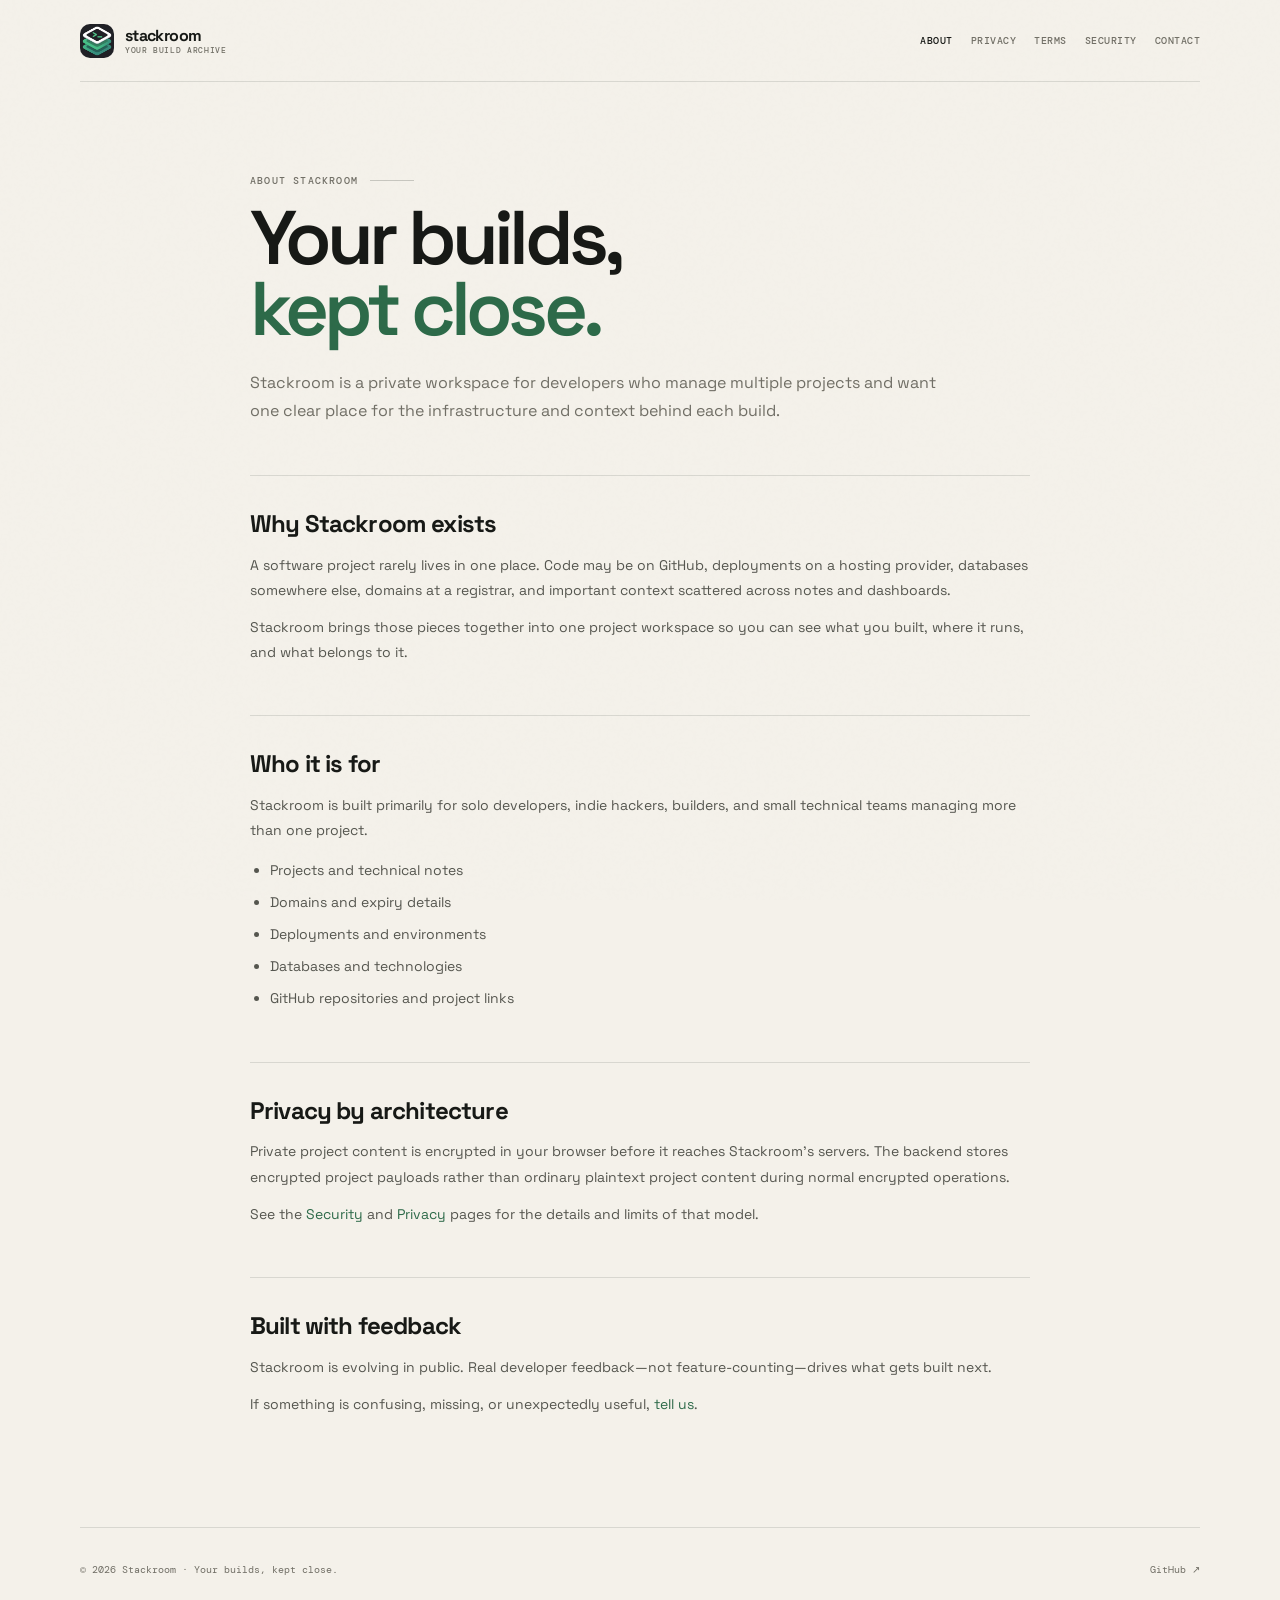
<file: about/index.html>
<!doctype html>
<html lang="en">
<head>
  <meta charset="UTF-8" />
  <meta name="viewport" content="width=device-width, initial-scale=1.0" />
  <meta name="theme-color" content="#f4f1ea" />
  <meta name="description" content="Why Stackroom exists and who it is built for." />
  <title>About — Stackroom</title>
  <link rel="icon" href="/assets/stackroom-logo.png" type="image/png" />
  <link rel="preconnect" href="https://fonts.googleapis.com" />
  <link rel="preconnect" href="https://fonts.gstatic.com" crossorigin />
  <link href="https://fonts.googleapis.com/css2?family=DM+Mono:wght@400;500&family=Space+Grotesk:wght@400;500;600;700&display=swap" rel="stylesheet" />
  <link rel="stylesheet" href="/styles.css" />
</head>
<body class="trust-body">
  <div class="noise" aria-hidden="true"></div>

  <div class="trust-shell">
    <header class="trust-header">
      <a class="trust-brand" href="/" aria-label="Stackroom home">
        <img class="trust-brand-mark" src="/assets/stackroom-mark.jpg" alt="" />
        <span class="trust-brand-copy">
          <strong>stackroom</strong>
          <span>your build archive</span>
        </span>
      </a>

      <nav class="trust-nav" aria-label="Trust pages">
          <a href="/about" aria-current="page">About</a>
          <a href="/privacy">Privacy</a>
          <a href="/terms">Terms</a>
          <a href="/security">Security</a>
          <a href="/contact">Contact</a>
      </nav>
    </header>

    <main class="trust-main">
      <p class="trust-kicker">About Stackroom</p>
      <h1>Your builds,<br><em>kept close.</em></h1>
      <p class="trust-lead">Stackroom is a private workspace for developers who manage multiple projects and want one clear place for the infrastructure and context behind each build.</p>

      <section class="trust-section">
        <h2>Why Stackroom exists</h2>
        <p>A software project rarely lives in one place. Code may be on GitHub, deployments on a hosting provider, databases somewhere else, domains at a registrar, and important context scattered across notes and dashboards.</p>
        <p>Stackroom brings those pieces together into one project workspace so you can see what you built, where it runs, and what belongs to it.</p>
      </section>
      <section class="trust-section">
        <h2>Who it is for</h2>
        <p>Stackroom is built primarily for solo developers, indie hackers, builders, and small technical teams managing more than one project.</p>
        <ul>
          <li>Projects and technical notes</li>
          <li>Domains and expiry details</li>
          <li>Deployments and environments</li>
          <li>Databases and technologies</li>
          <li>GitHub repositories and project links</li>
        </ul>
      </section>
      <section class="trust-section">
        <h2>Privacy by architecture</h2>
        <p>Private project content is encrypted in your browser before it reaches Stackroom's servers. The backend stores encrypted project payloads rather than ordinary plaintext project content during normal encrypted operations.</p>
        <p>See the <a href="/security">Security</a> and <a href="/privacy">Privacy</a> pages for the details and limits of that model.</p>
      </section>
      <section class="trust-section">
        <h2>Built with feedback</h2>
        <p>Stackroom is evolving in public. Real developer feedback—not feature-counting—drives what gets built next.</p>
        <p>If something is confusing, missing, or unexpectedly useful, <a href="/contact">tell us</a>.</p>
      </section>
    </main>

    <footer class="trust-footer">
      <span>© 2026 Stackroom · Your builds, kept close.</span>
      <a href="https://github.com/codersirojiddin/stackroom" target="_blank" rel="noopener noreferrer">GitHub ↗</a>
    </footer>
  </div>
</body>
</html>
</file>
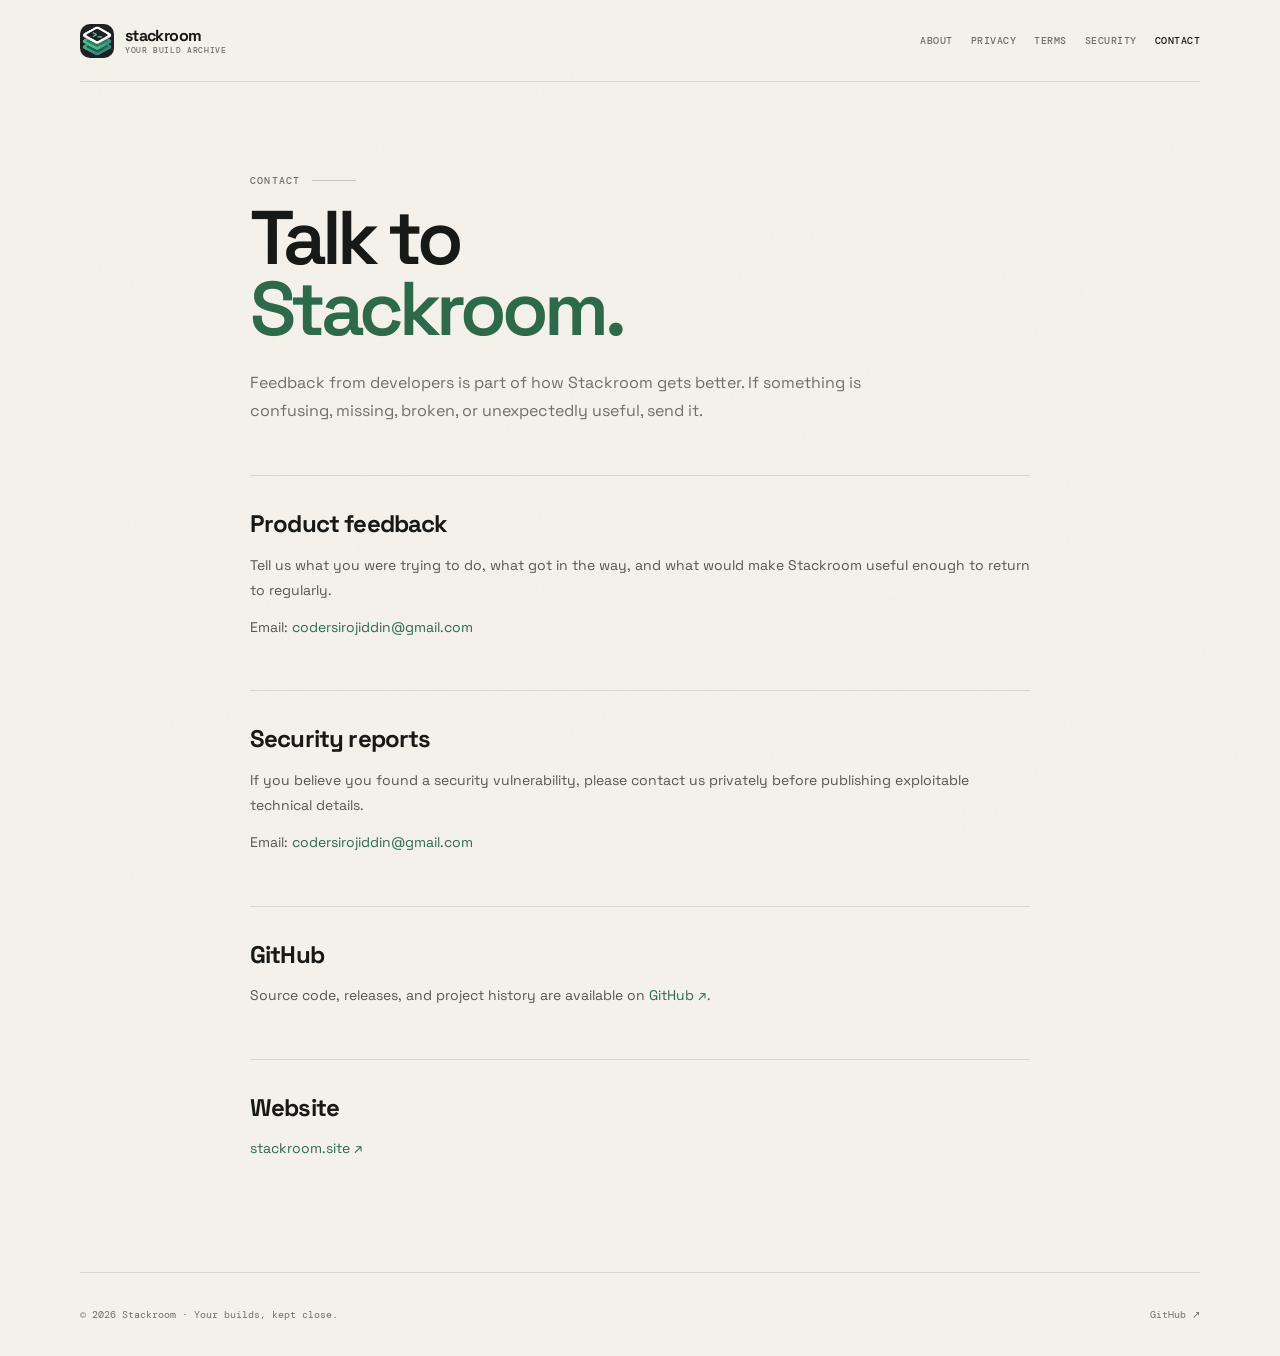
<file: contact/index.html>
<!doctype html>
<html lang="en">
<head>
  <meta charset="UTF-8" />
  <meta name="viewport" content="width=device-width, initial-scale=1.0" />
  <meta name="theme-color" content="#f4f1ea" />
  <meta name="description" content="Contact Stackroom for product feedback, questions, or security reports." />
  <title>Contact — Stackroom</title>
  <link rel="icon" href="/assets/stackroom-logo.png" type="image/png" />
  <link rel="preconnect" href="https://fonts.googleapis.com" />
  <link rel="preconnect" href="https://fonts.gstatic.com" crossorigin />
  <link href="https://fonts.googleapis.com/css2?family=DM+Mono:wght@400;500&family=Space+Grotesk:wght@400;500;600;700&display=swap" rel="stylesheet" />
  <link rel="stylesheet" href="/styles.css" />
</head>
<body class="trust-body">
  <div class="noise" aria-hidden="true"></div>

  <div class="trust-shell">
    <header class="trust-header">
      <a class="trust-brand" href="/" aria-label="Stackroom home">
        <img class="trust-brand-mark" src="/assets/stackroom-mark.jpg" alt="" />
        <span class="trust-brand-copy">
          <strong>stackroom</strong>
          <span>your build archive</span>
        </span>
      </a>

      <nav class="trust-nav" aria-label="Trust pages">
          <a href="/about">About</a>
          <a href="/privacy">Privacy</a>
          <a href="/terms">Terms</a>
          <a href="/security">Security</a>
          <a href="/contact" aria-current="page">Contact</a>
      </nav>
    </header>

    <main class="trust-main">
      <p class="trust-kicker">Contact</p>
      <h1>Talk to<br><em>Stackroom.</em></h1>
      <p class="trust-lead">Feedback from developers is part of how Stackroom gets better. If something is confusing, missing, broken, or unexpectedly useful, send it.</p>

      <section class="trust-section">
        <h2>Product feedback</h2>
        <p>Tell us what you were trying to do, what got in the way, and what would make Stackroom useful enough to return to regularly.</p>
        <p>Email: <a href="mailto:codersirojiddin@gmail.com">codersirojiddin@gmail.com</a></p>
      </section>
      <section class="trust-section">
        <h2>Security reports</h2>
        <p>If you believe you found a security vulnerability, please contact us privately before publishing exploitable technical details.</p>
        <p>Email: <a href="mailto:codersirojiddin@gmail.com">codersirojiddin@gmail.com</a></p>
      </section>
      <section class="trust-section">
        <h2>GitHub</h2>
        <p>Source code, releases, and project history are available on <a href="https://github.com/codersirojiddin/stackroom" target="_blank" rel="noopener noreferrer">GitHub ↗</a>.</p>
      </section>
      <section class="trust-section">
        <h2>Website</h2>
        <p><a href="https://stackroom.site">stackroom.site ↗</a></p>
      </section>
    </main>

    <footer class="trust-footer">
      <span>© 2026 Stackroom · Your builds, kept close.</span>
      <a href="https://github.com/codersirojiddin/stackroom" target="_blank" rel="noopener noreferrer">GitHub ↗</a>
    </footer>
  </div>
</body>
</html>
</file>
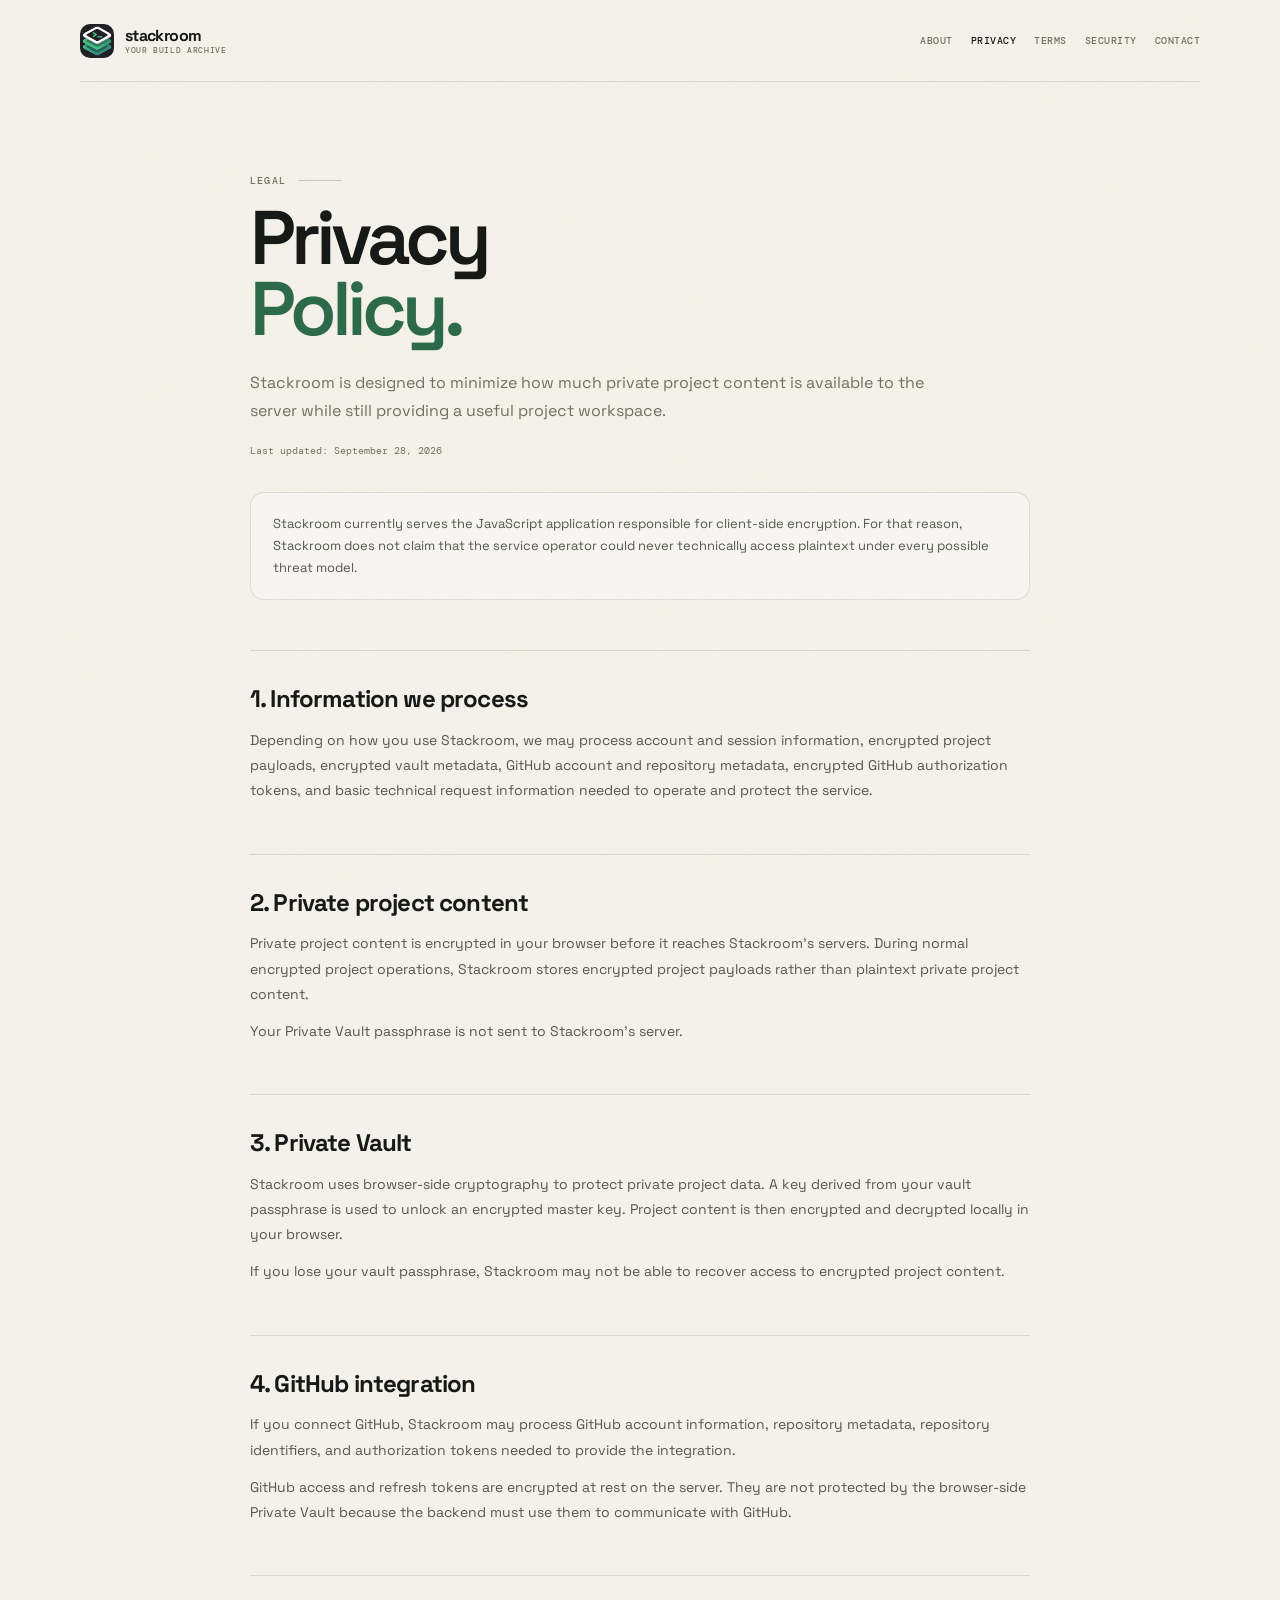
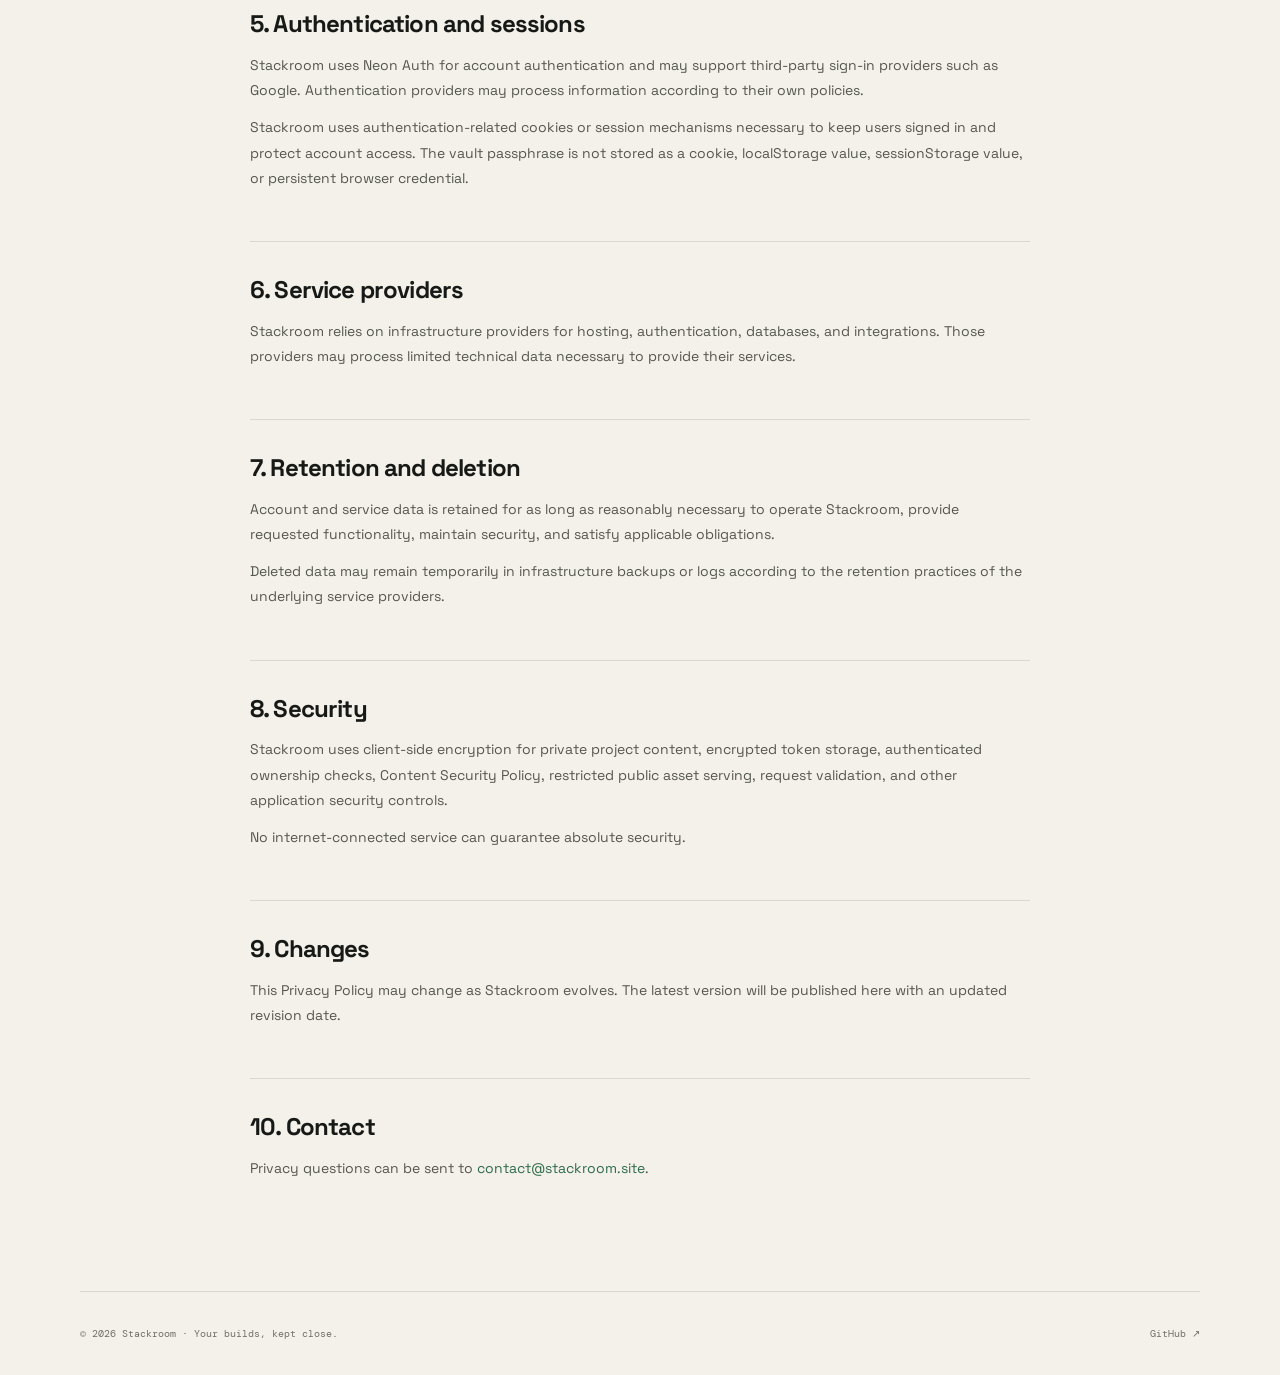
<file: privacy/index.html>
<!doctype html>
<html lang="en">
<head>
  <meta charset="UTF-8" />
  <meta name="viewport" content="width=device-width, initial-scale=1.0" />
  <meta name="theme-color" content="#f4f1ea" />
  <meta name="description" content="How Stackroom handles account information, encrypted project data, authentication and integrations." />
  <title>Privacy Policy — Stackroom</title>
  <link rel="icon" href="/assets/stackroom-logo.png" type="image/png" />
  <link rel="preconnect" href="https://fonts.googleapis.com" />
  <link rel="preconnect" href="https://fonts.gstatic.com" crossorigin />
  <link href="https://fonts.googleapis.com/css2?family=DM+Mono:wght@400;500&family=Space+Grotesk:wght@400;500;600;700&display=swap" rel="stylesheet" />
  <link rel="stylesheet" href="/styles.css" />
</head>
<body class="trust-body">
  <div class="noise" aria-hidden="true"></div>

  <div class="trust-shell">
    <header class="trust-header">
      <a class="trust-brand" href="/" aria-label="Stackroom home">
        <img class="trust-brand-mark" src="/assets/stackroom-mark.jpg" alt="" />
        <span class="trust-brand-copy">
          <strong>stackroom</strong>
          <span>your build archive</span>
        </span>
      </a>

      <nav class="trust-nav" aria-label="Trust pages">
          <a href="/about">About</a>
          <a href="/privacy" aria-current="page">Privacy</a>
          <a href="/terms">Terms</a>
          <a href="/security">Security</a>
          <a href="/contact">Contact</a>
      </nav>
    </header>

    <main class="trust-main">
      <p class="trust-kicker">Legal</p>
      <h1>Privacy<br><em>Policy.</em></h1>
      <p class="trust-lead">Stackroom is designed to minimize how much private project content is available to the server while still providing a useful project workspace.</p>
      <p class="trust-updated">Last updated: September 28, 2026</p>
      <div class="trust-callout">Stackroom currently serves the JavaScript application responsible for client-side encryption. For that reason, Stackroom does not claim that the service operator could never technically access plaintext under every possible threat model.</div>

      <section class="trust-section">
        <h2>1. Information we process</h2>
        <p>Depending on how you use Stackroom, we may process account and session information, encrypted project payloads, encrypted vault metadata, GitHub account and repository metadata, encrypted GitHub authorization tokens, and basic technical request information needed to operate and protect the service.</p>
      </section>
      <section class="trust-section">
        <h2>2. Private project content</h2>
        <p>Private project content is encrypted in your browser before it reaches Stackroom's servers. During normal encrypted project operations, Stackroom stores encrypted project payloads rather than plaintext private project content.</p>
        <p>Your Private Vault passphrase is not sent to Stackroom's server.</p>
      </section>
      <section class="trust-section">
        <h2>3. Private Vault</h2>
        <p>Stackroom uses browser-side cryptography to protect private project data. A key derived from your vault passphrase is used to unlock an encrypted master key. Project content is then encrypted and decrypted locally in your browser.</p>
        <p>If you lose your vault passphrase, Stackroom may not be able to recover access to encrypted project content.</p>
      </section>
      <section class="trust-section">
        <h2>4. GitHub integration</h2>
        <p>If you connect GitHub, Stackroom may process GitHub account information, repository metadata, repository identifiers, and authorization tokens needed to provide the integration.</p>
        <p>GitHub access and refresh tokens are encrypted at rest on the server. They are not protected by the browser-side Private Vault because the backend must use them to communicate with GitHub.</p>
      </section>
      <section class="trust-section">
        <h2>5. Authentication and sessions</h2>
        <p>Stackroom uses Neon Auth for account authentication and may support third-party sign-in providers such as Google. Authentication providers may process information according to their own policies.</p>
        <p>Stackroom uses authentication-related cookies or session mechanisms necessary to keep users signed in and protect account access. The vault passphrase is not stored as a cookie, localStorage value, sessionStorage value, or persistent browser credential.</p>
      </section>
      <section class="trust-section">
        <h2>6. Service providers</h2>
        <p>Stackroom relies on infrastructure providers for hosting, authentication, databases, and integrations. Those providers may process limited technical data necessary to provide their services.</p>
      </section>
      <section class="trust-section">
        <h2>7. Retention and deletion</h2>
        <p>Account and service data is retained for as long as reasonably necessary to operate Stackroom, provide requested functionality, maintain security, and satisfy applicable obligations.</p>
        <p>Deleted data may remain temporarily in infrastructure backups or logs according to the retention practices of the underlying service providers.</p>
      </section>
      <section class="trust-section">
        <h2>8. Security</h2>
        <p>Stackroom uses client-side encryption for private project content, encrypted token storage, authenticated ownership checks, Content Security Policy, restricted public asset serving, request validation, and other application security controls.</p>
        <p>No internet-connected service can guarantee absolute security.</p>
      </section>
      <section class="trust-section">
        <h2>9. Changes</h2>
        <p>This Privacy Policy may change as Stackroom evolves. The latest version will be published here with an updated revision date.</p>
      </section>
      <section class="trust-section">
        <h2>10. Contact</h2>
        <p>Privacy questions can be sent to <a href="mailto:contact@stackroom.site">contact@stackroom.site</a>.</p>
      </section>
    </main>

    <footer class="trust-footer">
      <span>© 2026 Stackroom · Your builds, kept close.</span>
      <a href="https://github.com/codersirojiddin/stackroom" target="_blank" rel="noopener noreferrer">GitHub ↗</a>
    </footer>
  </div>
</body>
</html>
</file>
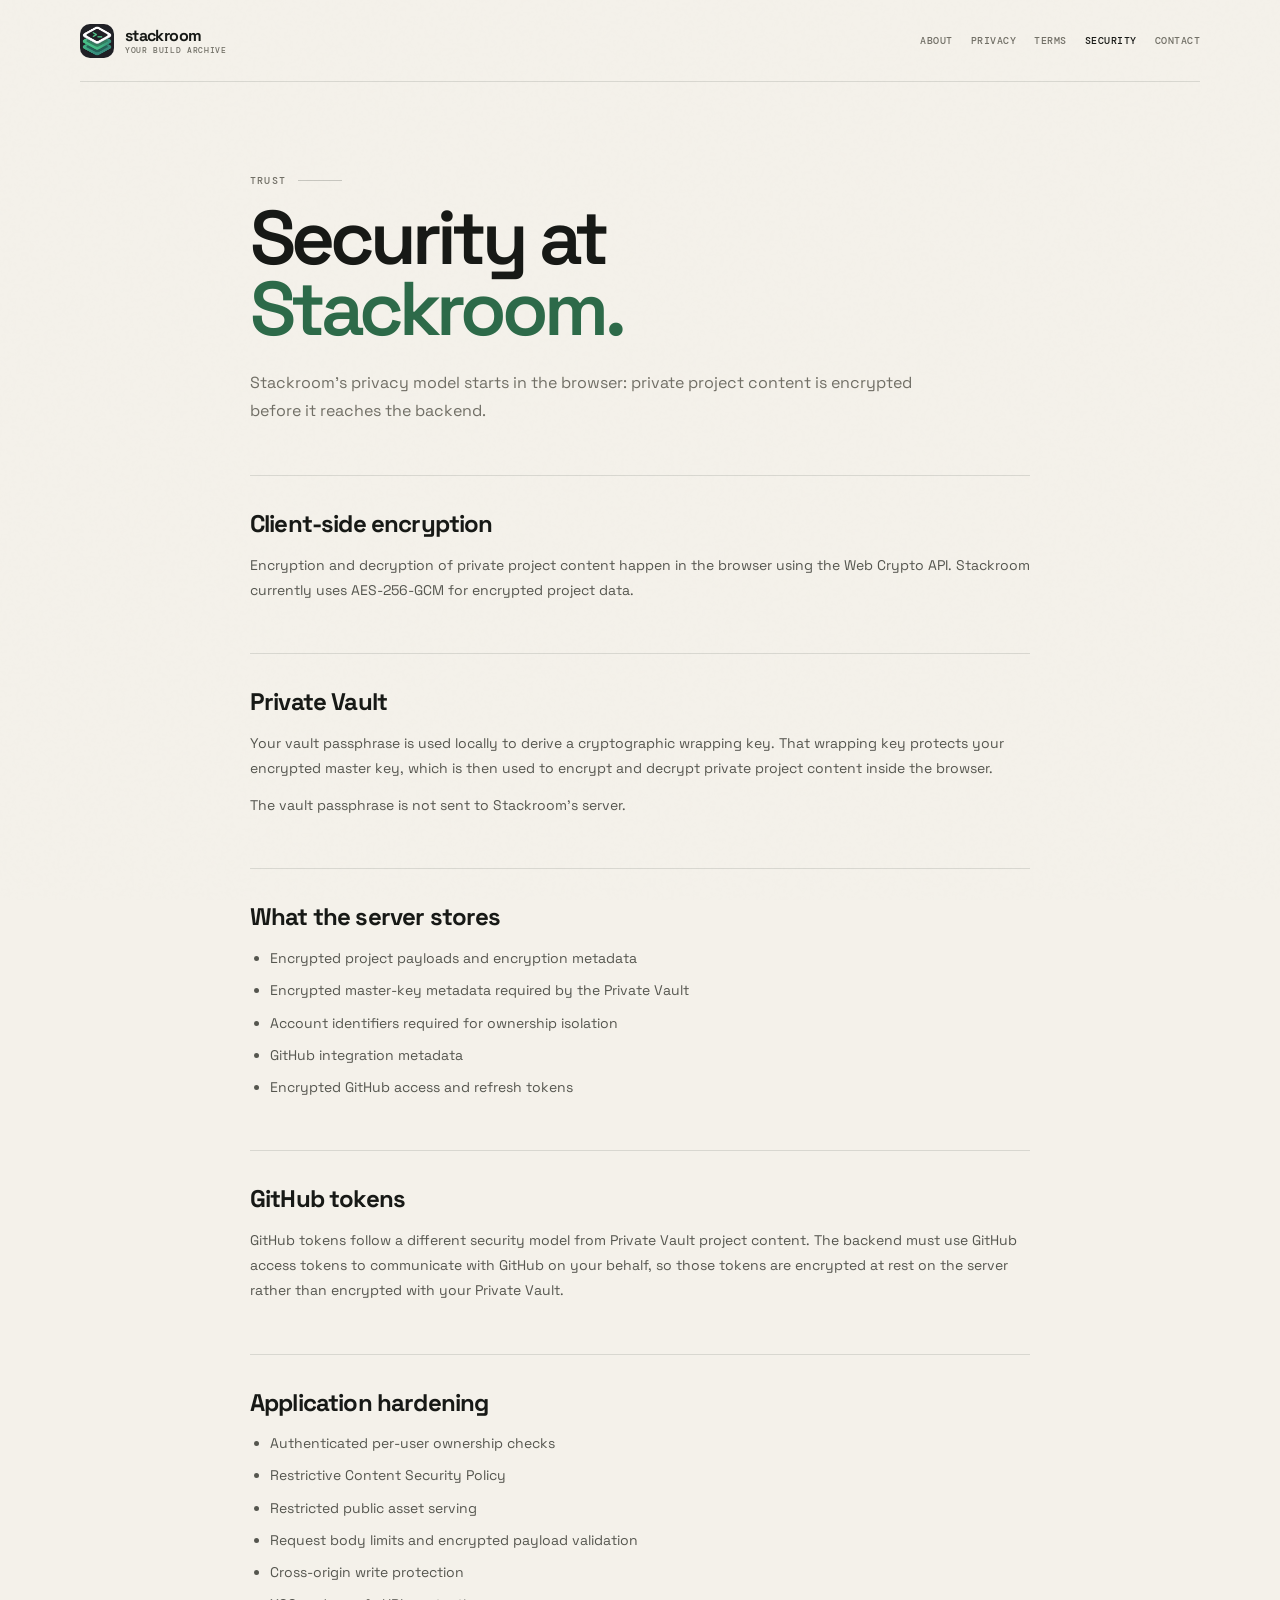
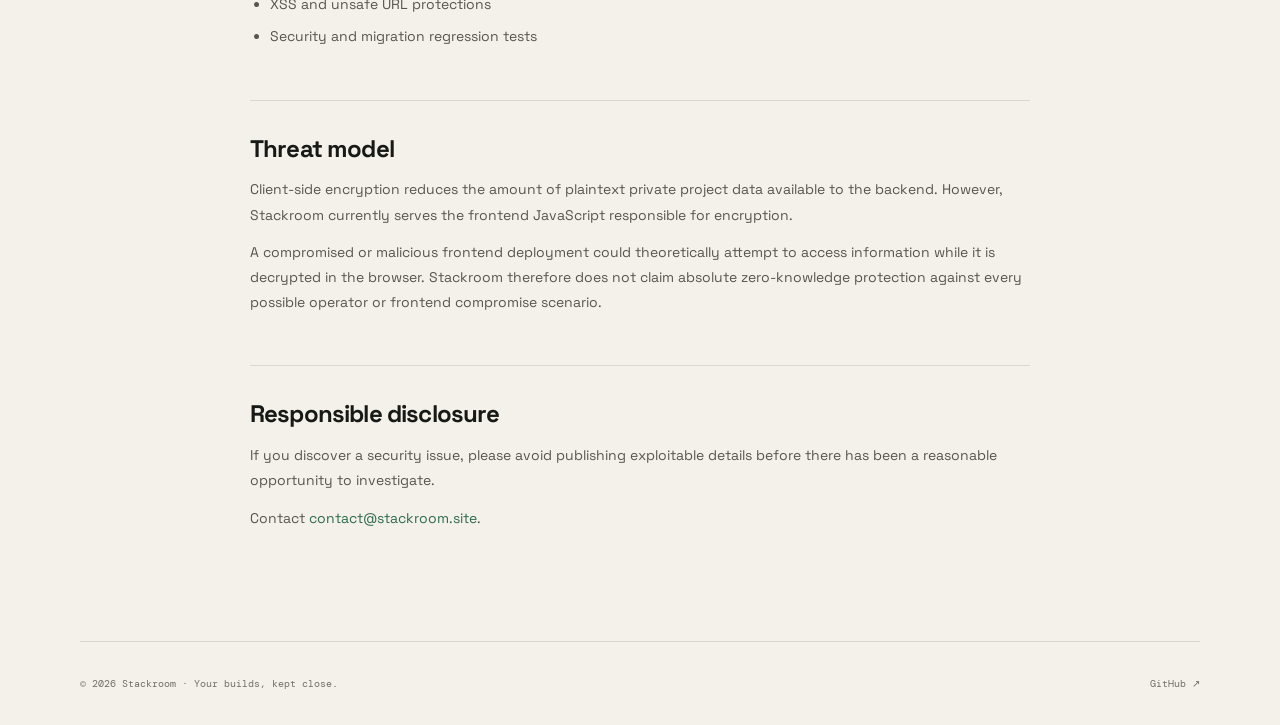
<file: security/index.html>
<!doctype html>
<html lang="en">
<head>
  <meta charset="UTF-8" />
  <meta name="viewport" content="width=device-width, initial-scale=1.0" />
  <meta name="theme-color" content="#f4f1ea" />
  <meta name="description" content="How Stackroom protects private project content and where the trust boundaries are." />
  <title>Security — Stackroom</title>
  <link rel="icon" href="/assets/stackroom-logo.png" type="image/png" />
  <link rel="preconnect" href="https://fonts.googleapis.com" />
  <link rel="preconnect" href="https://fonts.gstatic.com" crossorigin />
  <link href="https://fonts.googleapis.com/css2?family=DM+Mono:wght@400;500&family=Space+Grotesk:wght@400;500;600;700&display=swap" rel="stylesheet" />
  <link rel="stylesheet" href="/styles.css" />
</head>
<body class="trust-body">
  <div class="noise" aria-hidden="true"></div>

  <div class="trust-shell">
    <header class="trust-header">
      <a class="trust-brand" href="/" aria-label="Stackroom home">
        <img class="trust-brand-mark" src="/assets/stackroom-mark.jpg" alt="" />
        <span class="trust-brand-copy">
          <strong>stackroom</strong>
          <span>your build archive</span>
        </span>
      </a>

      <nav class="trust-nav" aria-label="Trust pages">
          <a href="/about">About</a>
          <a href="/privacy">Privacy</a>
          <a href="/terms">Terms</a>
          <a href="/security" aria-current="page">Security</a>
          <a href="/contact">Contact</a>
      </nav>
    </header>

    <main class="trust-main">
      <p class="trust-kicker">Trust</p>
      <h1>Security at<br><em>Stackroom.</em></h1>
      <p class="trust-lead">Stackroom's privacy model starts in the browser: private project content is encrypted before it reaches the backend.</p>

      <section class="trust-section">
        <h2>Client-side encryption</h2>
        <p>Encryption and decryption of private project content happen in the browser using the Web Crypto API. Stackroom currently uses AES-256-GCM for encrypted project data.</p>
      </section>
      <section class="trust-section">
        <h2>Private Vault</h2>
        <p>Your vault passphrase is used locally to derive a cryptographic wrapping key. That wrapping key protects your encrypted master key, which is then used to encrypt and decrypt private project content inside the browser.</p>
        <p>The vault passphrase is not sent to Stackroom's server.</p>
      </section>
      <section class="trust-section">
        <h2>What the server stores</h2>
        <ul>
          <li>Encrypted project payloads and encryption metadata</li>
          <li>Encrypted master-key metadata required by the Private Vault</li>
          <li>Account identifiers required for ownership isolation</li>
          <li>GitHub integration metadata</li>
          <li>Encrypted GitHub access and refresh tokens</li>
        </ul>
      </section>
      <section class="trust-section">
        <h2>GitHub tokens</h2>
        <p>GitHub tokens follow a different security model from Private Vault project content. The backend must use GitHub access tokens to communicate with GitHub on your behalf, so those tokens are encrypted at rest on the server rather than encrypted with your Private Vault.</p>
      </section>
      <section class="trust-section">
        <h2>Application hardening</h2>
        <ul>
          <li>Authenticated per-user ownership checks</li>
          <li>Restrictive Content Security Policy</li>
          <li>Restricted public asset serving</li>
          <li>Request body limits and encrypted payload validation</li>
          <li>Cross-origin write protection</li>
          <li>XSS and unsafe URL protections</li>
          <li>Security and migration regression tests</li>
        </ul>
      </section>
      <section class="trust-section">
        <h2>Threat model</h2>
        <p>Client-side encryption reduces the amount of plaintext private project data available to the backend. However, Stackroom currently serves the frontend JavaScript responsible for encryption.</p>
        <p>A compromised or malicious frontend deployment could theoretically attempt to access information while it is decrypted in the browser. Stackroom therefore does not claim absolute zero-knowledge protection against every possible operator or frontend compromise scenario.</p>
      </section>
      <section class="trust-section">
        <h2>Responsible disclosure</h2>
        <p>If you discover a security issue, please avoid publishing exploitable details before there has been a reasonable opportunity to investigate.</p>
        <p>Contact <a href="mailto:contact@stackroom.site">contact@stackroom.site</a>.</p>
      </section>
    </main>

    <footer class="trust-footer">
      <span>© 2026 Stackroom · Your builds, kept close.</span>
      <a href="https://github.com/codersirojiddin/stackroom" target="_blank" rel="noopener noreferrer">GitHub ↗</a>
    </footer>
  </div>
</body>
</html>
</file>
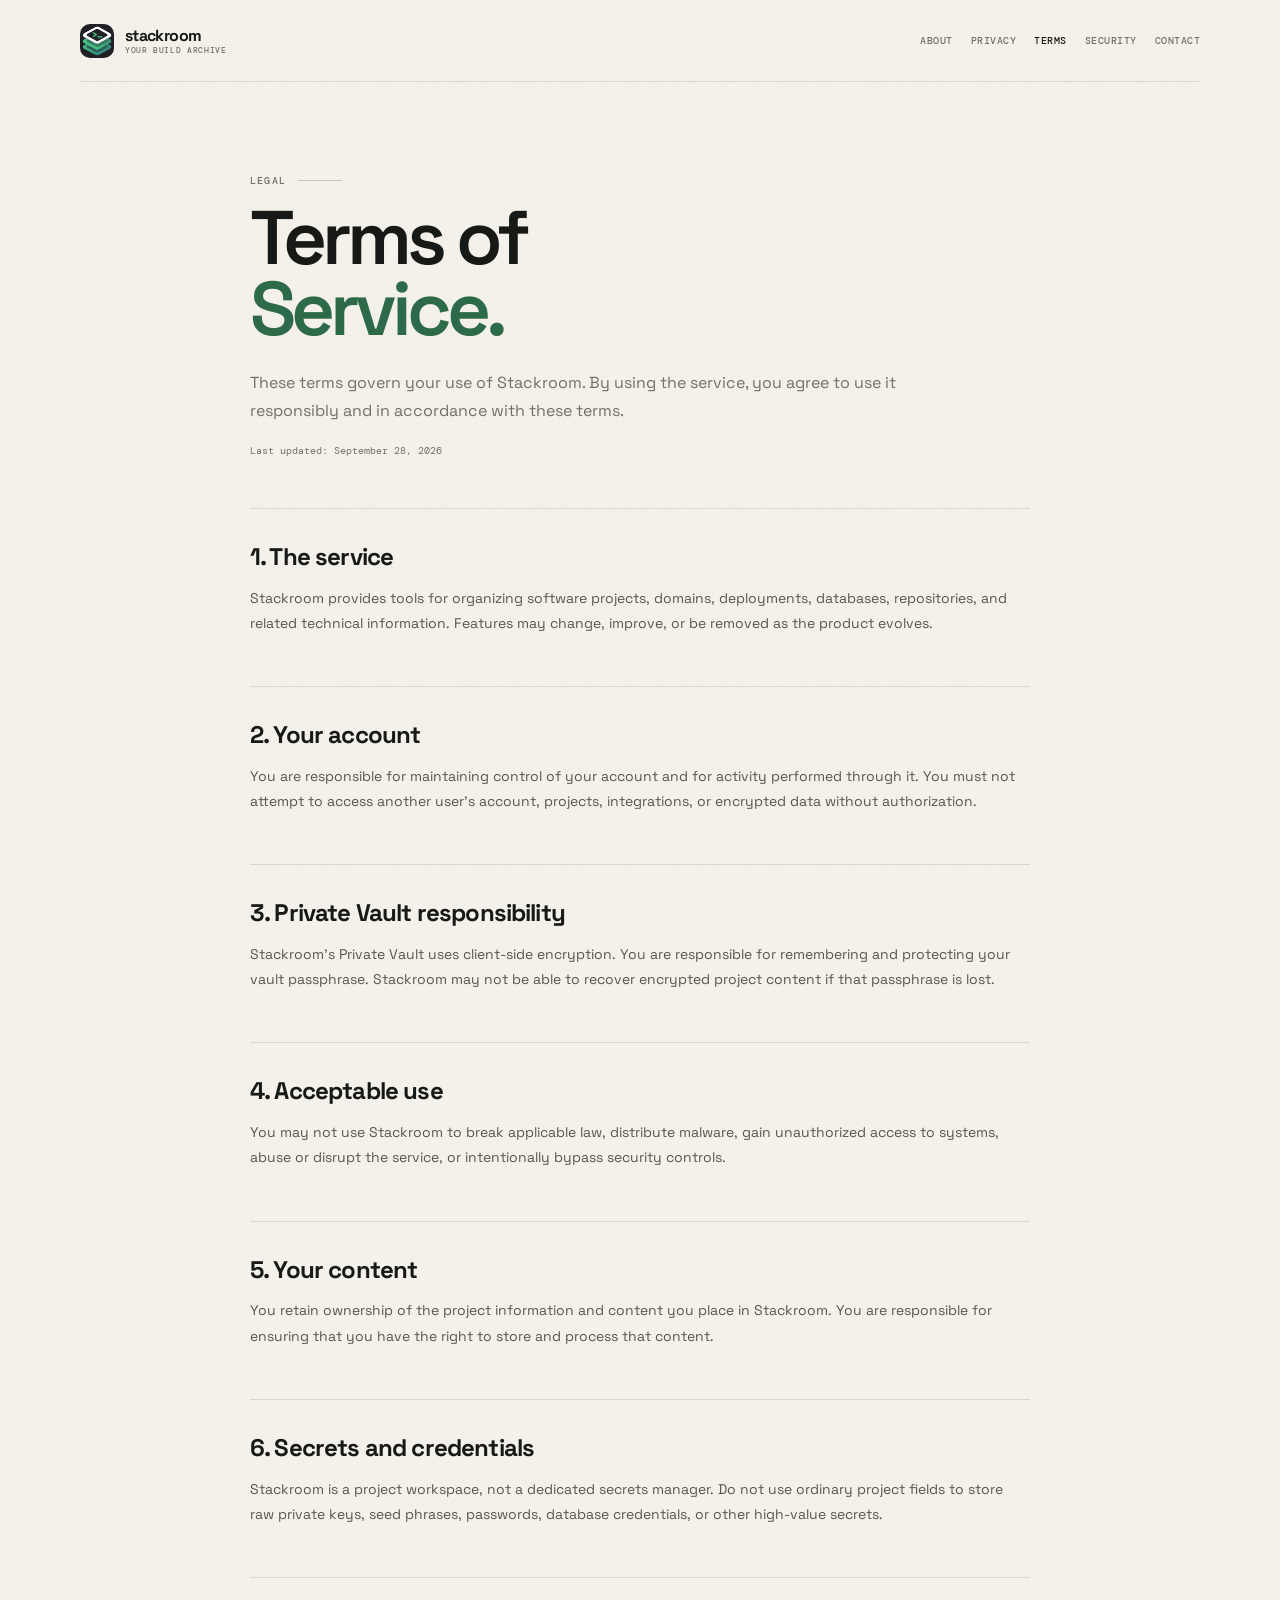
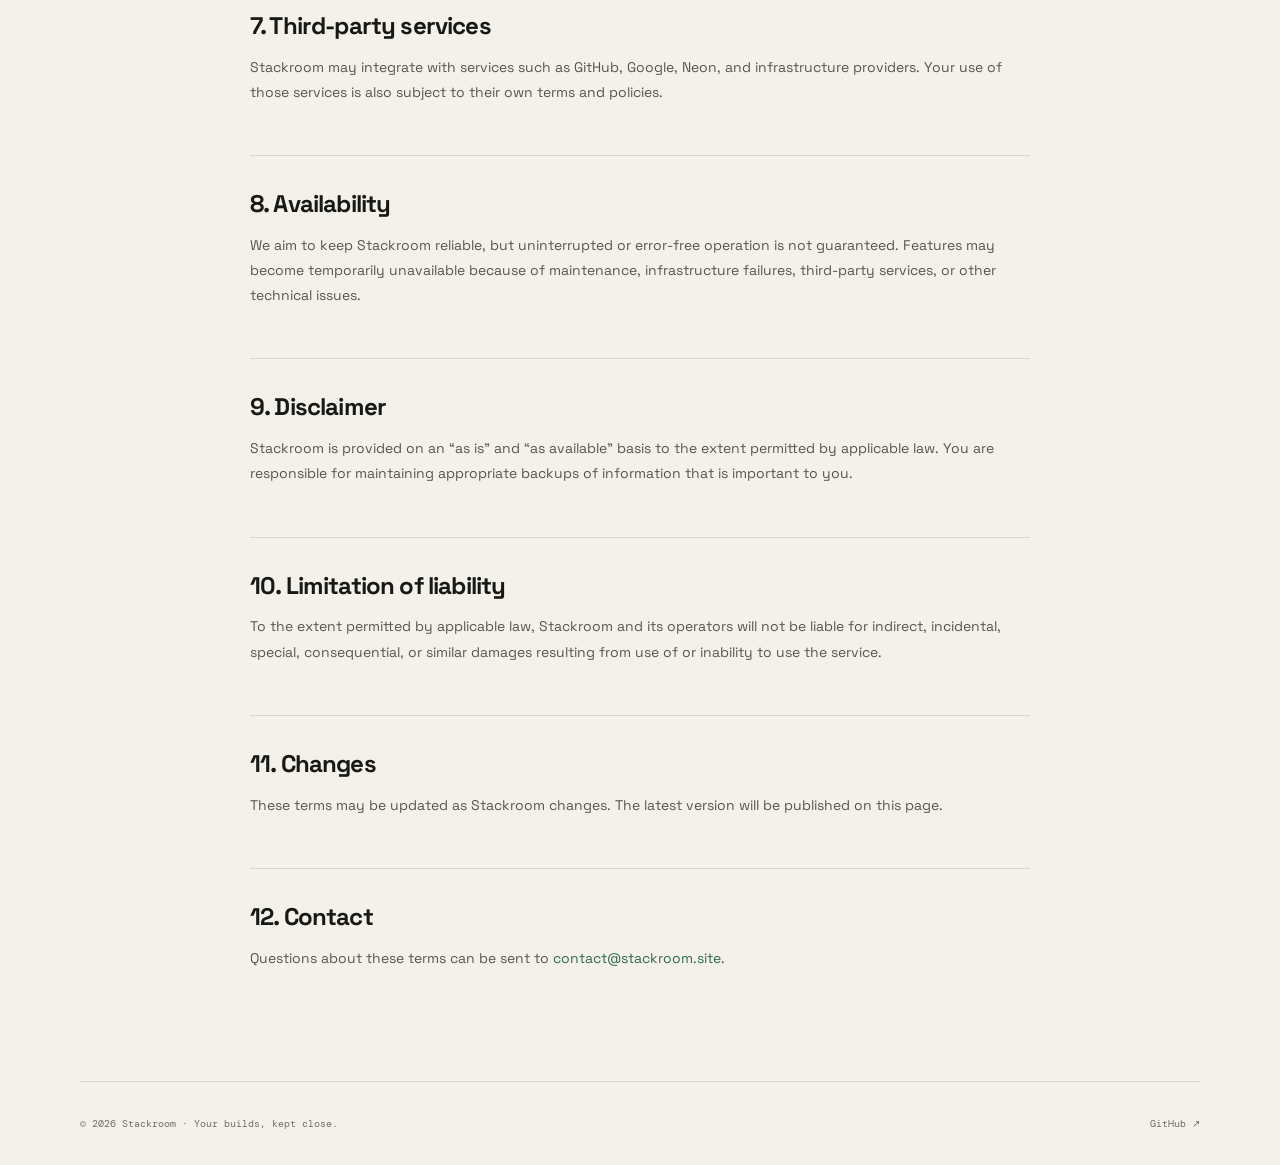
<file: terms/index.html>
<!doctype html>
<html lang="en">
<head>
  <meta charset="UTF-8" />
  <meta name="viewport" content="width=device-width, initial-scale=1.0" />
  <meta name="theme-color" content="#f4f1ea" />
  <meta name="description" content="Terms that govern use of the Stackroom service." />
  <title>Terms of Service — Stackroom</title>
  <link rel="icon" href="/assets/stackroom-logo.png" type="image/png" />
  <link rel="preconnect" href="https://fonts.googleapis.com" />
  <link rel="preconnect" href="https://fonts.gstatic.com" crossorigin />
  <link href="https://fonts.googleapis.com/css2?family=DM+Mono:wght@400;500&family=Space+Grotesk:wght@400;500;600;700&display=swap" rel="stylesheet" />
  <link rel="stylesheet" href="/styles.css" />
</head>
<body class="trust-body">
  <div class="noise" aria-hidden="true"></div>

  <div class="trust-shell">
    <header class="trust-header">
      <a class="trust-brand" href="/" aria-label="Stackroom home">
        <img class="trust-brand-mark" src="/assets/stackroom-mark.jpg" alt="" />
        <span class="trust-brand-copy">
          <strong>stackroom</strong>
          <span>your build archive</span>
        </span>
      </a>

      <nav class="trust-nav" aria-label="Trust pages">
          <a href="/about">About</a>
          <a href="/privacy">Privacy</a>
          <a href="/terms" aria-current="page">Terms</a>
          <a href="/security">Security</a>
          <a href="/contact">Contact</a>
      </nav>
    </header>

    <main class="trust-main">
      <p class="trust-kicker">Legal</p>
      <h1>Terms of<br><em>Service.</em></h1>
      <p class="trust-lead">These terms govern your use of Stackroom. By using the service, you agree to use it responsibly and in accordance with these terms.</p>
      <p class="trust-updated">Last updated: September 28, 2026</p>

      <section class="trust-section">
        <h2>1. The service</h2>
        <p>Stackroom provides tools for organizing software projects, domains, deployments, databases, repositories, and related technical information. Features may change, improve, or be removed as the product evolves.</p>
      </section>
      <section class="trust-section">
        <h2>2. Your account</h2>
        <p>You are responsible for maintaining control of your account and for activity performed through it. You must not attempt to access another user's account, projects, integrations, or encrypted data without authorization.</p>
      </section>
      <section class="trust-section">
        <h2>3. Private Vault responsibility</h2>
        <p>Stackroom's Private Vault uses client-side encryption. You are responsible for remembering and protecting your vault passphrase. Stackroom may not be able to recover encrypted project content if that passphrase is lost.</p>
      </section>
      <section class="trust-section">
        <h2>4. Acceptable use</h2>
        <p>You may not use Stackroom to break applicable law, distribute malware, gain unauthorized access to systems, abuse or disrupt the service, or intentionally bypass security controls.</p>
      </section>
      <section class="trust-section">
        <h2>5. Your content</h2>
        <p>You retain ownership of the project information and content you place in Stackroom. You are responsible for ensuring that you have the right to store and process that content.</p>
      </section>
      <section class="trust-section">
        <h2>6. Secrets and credentials</h2>
        <p>Stackroom is a project workspace, not a dedicated secrets manager. Do not use ordinary project fields to store raw private keys, seed phrases, passwords, database credentials, or other high-value secrets.</p>
      </section>
      <section class="trust-section">
        <h2>7. Third-party services</h2>
        <p>Stackroom may integrate with services such as GitHub, Google, Neon, and infrastructure providers. Your use of those services is also subject to their own terms and policies.</p>
      </section>
      <section class="trust-section">
        <h2>8. Availability</h2>
        <p>We aim to keep Stackroom reliable, but uninterrupted or error-free operation is not guaranteed. Features may become temporarily unavailable because of maintenance, infrastructure failures, third-party services, or other technical issues.</p>
      </section>
      <section class="trust-section">
        <h2>9. Disclaimer</h2>
        <p>Stackroom is provided on an “as is” and “as available” basis to the extent permitted by applicable law. You are responsible for maintaining appropriate backups of information that is important to you.</p>
      </section>
      <section class="trust-section">
        <h2>10. Limitation of liability</h2>
        <p>To the extent permitted by applicable law, Stackroom and its operators will not be liable for indirect, incidental, special, consequential, or similar damages resulting from use of or inability to use the service.</p>
      </section>
      <section class="trust-section">
        <h2>11. Changes</h2>
        <p>These terms may be updated as Stackroom changes. The latest version will be published on this page.</p>
      </section>
      <section class="trust-section">
        <h2>12. Contact</h2>
        <p>Questions about these terms can be sent to <a href="mailto:contact@stackroom.site">contact@stackroom.site</a>.</p>
      </section>
    </main>

    <footer class="trust-footer">
      <span>© 2026 Stackroom · Your builds, kept close.</span>
      <a href="https://github.com/codersirojiddin/stackroom" target="_blank" rel="noopener noreferrer">GitHub ↗</a>
    </footer>
  </div>
</body>
</html>
</file>
<file: styles.css>
:root {
  --paper: #f4f1ea;
  --paper-2: #ebe6dc;
  --ink: #171916;
  --muted: #716f66;
  --line: rgba(23, 25, 22, .12);
  --line-strong: rgba(23, 25, 22, .2);
  --accent: #2d6a49;
  --accent-soft: rgba(45, 106, 73, .11);
  --danger: #9d423a;
  --panel: rgba(250, 248, 243, .88);
  --shadow: 0 18px 60px rgba(32, 30, 22, .09);
  --radius: 18px;
  --mono: 'DM Mono', monospace;
  --sans: 'Space Grotesk', system-ui, sans-serif;
}

* { box-sizing: border-box; }
html { scroll-behavior: smooth; }
body { margin: 0; min-height: 100vh; color: var(--ink); background: var(--paper); font-family: var(--sans); }
body.modal-open { overflow: hidden; }
button, input, textarea, select { font: inherit; }
button { cursor: pointer; }
button:disabled { cursor: wait; opacity: .58; }
a { color: inherit; }
[hidden] { display: none !important; }

.noise { position: fixed; inset: 0; pointer-events: none; opacity: .035; z-index: 30; background-image: url("/assets/noise.svg"); }

.app-shell { min-height: 100vh; display: grid; grid-template-columns: 245px minmax(0, 1fr); }
.sidebar { position: sticky; top: 0; height: 100vh; padding: 30px 22px 24px; display: flex; flex-direction: column; background: rgba(239, 235, 225, .78); border-right: 1px solid var(--line); backdrop-filter: blur(16px); }
.brand-lockup { display: flex; align-items: center; gap: 12px; }
.brand-mark { width: 36px; height: 36px; display: grid; place-items: center; border-radius: 11px; background: var(--ink); color: var(--paper); font-weight: 700; font-size: 17px; }
.brand-mark img { display: block; width: 100%; height: 100%; object-fit: contain; border-radius: inherit; }
.brand-name { margin: 0; font-size: 18px; font-weight: 700; letter-spacing: -.04em; }
.brand-caption { margin: 1px 0 0; color: var(--muted); font: 500 10px/1 var(--mono); letter-spacing: .08em; text-transform: uppercase; }
.primary-nav { margin-top: 45px; display: grid; gap: 6px; }
.nav-item { appearance: none; width: 100%; padding: 11px 12px; border: 0; border-radius: 12px; display: flex; align-items: center; gap: 10px; color: var(--muted); background: transparent; text-align: left; transition: .18s ease; }
.nav-item:hover, .nav-item.active { color: var(--ink); background: rgba(255,255,255,.48); }
.nav-icon { width: 18px; text-align: center; font-size: 16px; }
.nav-count { margin-left: auto; padding: 2px 7px; border-radius: 99px; background: var(--paper-2); font: 400 10px var(--mono); }
.sidebar-footer { margin-top: auto; padding-top: 18px; border-top: 1px solid var(--line); }
.storage-status { display: flex; align-items: center; gap: 8px; font: 500 11px var(--mono); text-transform: uppercase; letter-spacing: .06em; }
.status-dot { width: 7px; height: 7px; border-radius: 50%; background: var(--accent); box-shadow: 0 0 0 4px var(--accent-soft); }
.sidebar-footer p { margin: 10px 0 0; max-width: 180px; color: var(--muted); font-size: 11px; line-height: 1.55; }

.main-content { min-width: 0; padding: 0 52px 80px; }
.topbar { height: 75px; position: sticky; top: 0; z-index: 10; display: flex; align-items: center; justify-content: space-between; background: rgba(244,241,234,.82); border-bottom: 1px solid var(--line); backdrop-filter: blur(14px); }
.breadcrumbs { display: flex; align-items: center; gap: 10px; color: var(--muted); font: 400 11px var(--mono); }
.breadcrumbs strong { color: var(--ink); font-weight: 500; }
.breadcrumb-slash { opacity: .35; }
.topbar-actions { position: relative; }
.avatar-button { width: 37px; height: 37px; border: 1px solid var(--line); border-radius: 50%; color: var(--paper); background: var(--ink); font: 500 12px var(--mono); }
.profile-menu { position: absolute; right: 0; top: 47px; width: 240px; padding: 14px; border: 1px solid var(--line); border-radius: 14px; background: #fbf9f4; box-shadow: var(--shadow); }
.profile-name { margin: 0; font-weight: 600; font-size: 13px; }
.profile-email { margin: 3px 0 12px; color: var(--muted); font: 400 10px var(--mono); overflow: hidden; text-overflow: ellipsis; white-space: nowrap; }
.profile-menu button { width: 100%; padding: 9px 0; border: 0; border-top: 1px solid var(--line); background: transparent; color: var(--muted); display: flex; justify-content: space-between; }
.profile-menu button:hover { color: var(--ink); }

.page-view { max-width: 1250px; margin: 0 auto; padding-top: 52px; }
.page-heading { display: flex; align-items: end; justify-content: space-between; gap: 40px; }
.eyebrow { margin: 0 0 14px; color: var(--muted); font: 500 10px var(--mono); letter-spacing: .13em; text-transform: uppercase; display: flex; align-items: center; gap: 12px; }
.eyebrow-line { width: 46px; height: 1px; display: inline-block; background: var(--line-strong); }
.page-heading h1, .placeholder-view h1 { margin: 0; font-size: clamp(48px, 6vw, 78px); line-height: .91; letter-spacing: -.065em; font-weight: 600; }
.page-heading h1 em, .placeholder-view h1 em { font-style: normal; color: var(--accent); }
.heading-copy { max-width: 540px; margin: 21px 0 0; color: var(--muted); font-size: 15px; line-height: 1.65; }
.button { min-height: 44px; padding: 0 16px; border-radius: 11px; border: 1px solid var(--line); display: inline-flex; align-items: center; justify-content: center; gap: 10px; font-size: 12px; font-weight: 600; transition: transform .18s ease, background .18s ease, border-color .18s ease; }
.button:hover { transform: translateY(-1px); }
.button-primary { border-color: var(--ink); color: var(--paper); background: var(--ink); box-shadow: 0 8px 24px rgba(20,22,18,.1); }
.button-primary:hover { background: #272a24; }
.button-quiet { color: var(--ink); background: rgba(255,255,255,.36); }
.button-danger { color: var(--danger); border-color: rgba(157,66,58,.25); background: transparent; }
.button-plus { font-size: 18px; line-height: 0; }

.stats-grid { margin-top: 38px; display: grid; grid-template-columns: repeat(4, 1fr); gap: 10px; }
.stat-card { min-height: 132px; padding: 19px; border: 1px solid var(--line); border-radius: 15px; background: rgba(255,255,255,.24); display: flex; flex-direction: column; }
.stat-card > span { color: var(--muted); font: 500 10px var(--mono); text-transform: uppercase; letter-spacing: .08em; }
.stat-card strong { margin-top: auto; font-size: 38px; line-height: 1; letter-spacing: -.06em; font-weight: 600; }
.stat-card small { margin-top: 8px; color: var(--muted); font-size: 11px; }

.toolbar { margin-top: 38px; display: flex; justify-content: space-between; gap: 18px; }
.search-box { flex: 1; max-width: 620px; min-height: 45px; padding: 0 12px; border: 1px solid var(--line); border-radius: 11px; background: rgba(255,255,255,.4); display: flex; align-items: center; gap: 9px; }
.search-box > span { color: var(--muted); font-size: 18px; }
.search-box input { width: 100%; border: 0; outline: 0; background: transparent; color: var(--ink); font-size: 12px; }
.search-box input::placeholder { color: #96948b; }
.search-box kbd { min-width: 22px; padding: 3px 5px; border: 1px solid var(--line); border-radius: 5px; color: var(--muted); background: rgba(255,255,255,.46); font: 400 10px var(--mono); text-align: center; }
.view-controls { display: flex; gap: 8px; align-items: center; }
.filter-wrap { position: relative; }
.filter-button, .segmented-control { min-height: 45px; border: 1px solid var(--line); border-radius: 11px; background: rgba(255,255,255,.4); }
.filter-button { min-width: 140px; padding: 0 12px; display: flex; align-items: center; justify-content: space-between; color: var(--ink); font-size: 11px; }
.filter-chevron { color: var(--muted); }
.filter-menu { position: absolute; top: 51px; right: 0; z-index: 20; width: 170px; padding: 6px; border: 1px solid var(--line); border-radius: 12px; background: #faf8f3; box-shadow: var(--shadow); }
.filter-menu button { width: 100%; padding: 9px 10px; border: 0; border-radius: 8px; background: transparent; color: var(--muted); font-size: 11px; text-align: left; }
.filter-menu button:hover { color: var(--ink); background: var(--paper-2); }
.segmented-control { display: flex; padding: 4px; }
.segmented-button { width: 35px; border: 0; border-radius: 7px; color: var(--muted); background: transparent; }
.segmented-button.active { color: var(--ink); background: rgba(255,255,255,.78); box-shadow: 0 1px 7px rgba(0,0,0,.05); }

.results-meta { margin: 22px 0 11px; display: flex; align-items: center; gap: 10px; color: var(--muted); font: 400 10px var(--mono); text-transform: uppercase; letter-spacing: .08em; }
.meta-rule { width: 28px; height: 1px; background: var(--line-strong); }

.project-grid { display: grid; grid-template-columns: repeat(3, minmax(0, 1fr)); gap: 12px; }
.project-grid.list-view { grid-template-columns: 1fr; }
.project-card { position: relative; min-height: 330px; overflow: hidden; padding: 18px; border: 1px solid var(--line); border-radius: 16px; background: rgba(255,255,255,.38); display: flex; flex-direction: column; animation: rise .5s both ease; }
.project-card:hover { border-color: var(--line-strong); background: rgba(255,255,255,.55); transform: translateY(-2px); transition: .2s ease; }
.card-top, .card-footer, .card-title-row { display: flex; align-items: center; justify-content: space-between; gap: 10px; }
.card-index { color: var(--muted); font: 400 10px var(--mono); }
.status-pill { width: fit-content; padding: 5px 8px; border-radius: 99px; display: inline-flex; align-items: center; gap: 6px; color: var(--muted); background: rgba(0,0,0,.045); font: 500 9px var(--mono); text-transform: uppercase; letter-spacing: .06em; }
.status-pill i { width: 5px; height: 5px; border-radius: 50%; background: #8a897f; }
.status-pill.active i { background: var(--accent); }
.status-pill.shipped i { background: #47716d; }
.status-pill.idea i { background: #9a8450; }
.status-pill.archived i { background: #8d8a84; }
.card-title-row { margin-top: 24px; justify-content: flex-start; }
.project-card h3 { margin: 0; font-size: 28px; line-height: 1; letter-spacing: -.055em; font-weight: 600; }
.priority-dot { width: 20px; height: 20px; border-radius: 50%; display: grid; place-items: center; color: #875c3b; background: #e8dfd2; font: 600 10px var(--mono); }
.card-description { min-height: 69px; margin: 13px 0 17px; color: var(--muted); font-size: 12px; line-height: 1.65; }
.card-tags { min-height: 24px; display: flex; flex-wrap: wrap; gap: 5px; }
.card-tags span { padding: 4px 7px; border: 1px solid var(--line); border-radius: 6px; background: rgba(255,255,255,.25); color: #4e4d46; font: 400 9px var(--mono); }
.card-footer { margin-top: auto; padding-top: 18px; border-top: 1px solid var(--line); font-size: 10px; }
.stack-label { color: var(--ink); font: 500 9px var(--mono); text-transform: uppercase; letter-spacing: .07em; }
.card-domain { color: var(--muted); overflow: hidden; text-overflow: ellipsis; white-space: nowrap; }
.card-actions { position: absolute; right: 13px; top: 48px; display: flex; gap: 5px; opacity: 0; transform: translateY(4px); transition: .18s ease; z-index: 4; }
.project-card:hover .card-actions { opacity: 1; transform: translateY(0); }
.card-actions button { width: 31px; height: 31px; border: 1px solid var(--line); border-radius: 9px; background: rgba(251,249,244,.9); color: var(--muted); }
.card-actions button:hover { color: var(--ink); border-color: var(--line-strong); }
.card-hit-link { position: absolute; inset: 0; z-index: 1; }
.card-actions, .card-actions button { pointer-events: auto; }
.card-hit-link + * { position: relative; z-index: 2; }
.list-view .project-card { min-height: 138px; display: grid; grid-template-columns: 88px minmax(160px, .75fr) 1.6fr minmax(160px, .75fr); gap: 16px; align-items: center; }
.list-view .card-top { align-self: start; display: flex; flex-direction: column; align-items: flex-start; }
.list-view .card-title-row { margin: 0; }
.list-view .card-description { min-height: 0; margin: 0; }
.list-view .card-tags { align-self: center; }
.list-view .card-footer { margin: 0; padding: 0 0 0 16px; border-top: 0; border-left: 1px solid var(--line); }
.list-view .card-actions { right: 12px; top: 12px; }
.empty-state { grid-column: 1 / -1; min-height: 360px; padding: 40px; border: 1px dashed var(--line-strong); border-radius: 16px; display: grid; place-items: center; align-content: center; text-align: center; }
.empty-mark { width: 48px; height: 48px; display: grid; place-items: center; border: 1px solid var(--line-strong); border-radius: 14px; font-weight: 600; }
.empty-state h3 { margin: 18px 0 7px; font-size: 26px; letter-spacing: -.04em; }
.empty-state p { margin: 0 0 18px; color: var(--muted); font-size: 12px; }

.detail-view { padding-top: 34px; }
.back-link { border: 0; padding: 0; background: transparent; color: var(--muted); font: 500 10px var(--mono); text-transform: uppercase; letter-spacing: .08em; }
.back-link:hover { color: var(--ink); }
.detail-header { margin-top: 38px; padding-bottom: 34px; border-bottom: 1px solid var(--line); display: flex; justify-content: space-between; gap: 30px; }
.detail-kicker, .detail-meta { color: var(--muted); font: 400 10px var(--mono); text-transform: uppercase; letter-spacing: .07em; display: flex; align-items: center; gap: 8px; }
.detail-title-wrap h1 { margin: 13px 0 12px; font-size: clamp(52px, 7vw, 84px); line-height: .9; letter-spacing: -.07em; }
.detail-title-wrap > p { max-width: 690px; margin: 0; color: var(--muted); font-size: 14px; line-height: 1.65; }
.detail-meta { margin-top: 18px; text-transform: none; letter-spacing: 0; gap: 15px; }
.detail-meta span + span { padding-left: 15px; border-left: 1px solid var(--line); }
.detail-actions { flex: 0 0 auto; display: flex; gap: 7px; align-items: start; }
.detail-grid { margin-top: 34px; display: grid; grid-template-columns: repeat(2, minmax(0, 1fr)); gap: 14px; }
.detail-section { min-height: 230px; padding: 20px; border: 1px solid var(--line); border-radius: 16px; background: rgba(255,255,255,.26); }
.detail-section-heading { display: flex; align-items: baseline; gap: 10px; }
.detail-section-heading span { color: var(--muted); font: 400 10px var(--mono); }
.detail-section-heading h3 { margin: 0; font-size: 19px; letter-spacing: -.04em; }
.meta-list { margin-top: 22px; display: grid; gap: 8px; }
.resource-card, .link-card { padding: 13px 14px; border: 1px solid var(--line); border-radius: 11px; background: rgba(255,255,255,.25); }
.resource-card { display: flex; justify-content: space-between; gap: 15px; }
.resource-card strong { font-size: 12px; }
.resource-card p { margin: 4px 0 0; color: var(--muted); font: 400 10px/1.5 var(--mono); }
.resource-card .mono-line { color: #5f5e56; word-break: break-all; }
.resource-meta { color: var(--muted); font: 400 9px var(--mono); text-align: right; display: grid; gap: 5px; align-content: start; white-space: nowrap; }
.resource-meta a { color: var(--accent); text-decoration: none; }
.resource-meta a:hover { text-decoration: underline; }
.link-card { position: relative; display: grid; gap: 3px; text-decoration: none; }
.link-card span { font-size: 12px; font-weight: 600; }
.link-card small { color: var(--muted); font: 400 9px var(--mono); overflow: hidden; text-overflow: ellipsis; }
.link-card b { position: absolute; right: 13px; top: 15px; font-weight: 400; color: var(--muted); }
.link-card:hover { border-color: var(--line-strong); }
.technology-grid { margin-top: 20px; display: flex; flex-wrap: wrap; gap: 8px; }
.technology-chip { padding: 9px 11px; border: 1px solid var(--line); border-radius: 10px; background: rgba(255,255,255,.25); display: inline-flex; align-items: center; gap: 8px; font-size: 11px; }
.technology-chip small { color: var(--muted); font: 400 8px var(--mono); text-transform: uppercase; }
.notes-card { margin-top: 20px; padding: 16px; min-height: 150px; border-left: 2px solid var(--accent); border-radius: 0 10px 10px 0; background: rgba(45,106,73,.05); color: #4f5049; font-size: 12px; line-height: 1.75; white-space: pre-wrap; }
.detail-empty { margin-top: 20px; padding: 18px; border: 1px dashed var(--line); border-radius: 10px; color: var(--muted); font-size: 11px; }
.placeholder-view { max-width: 820px; padding-top: 120px; }
.placeholder-view > p:last-child { max-width: 540px; color: var(--muted); line-height: 1.7; }

.modal-backdrop { position: fixed; inset: 0; z-index: 100; padding: 24px; overflow: auto; background: rgba(20,21,17,.38); backdrop-filter: blur(12px); }
.project-modal { position: relative; width: min(900px, 100%); margin: 30px auto; padding: 30px; border: 1px solid rgba(23,25,22,.14); border-radius: 20px; background: #faf8f3; box-shadow: 0 28px 90px rgba(0,0,0,.18); }
.modal-close { position: absolute; top: 17px; right: 17px; width: 35px; height: 35px; border: 1px solid var(--line); border-radius: 10px; background: transparent; font-size: 20px; color: var(--muted); }
.modal-close:hover { color: var(--ink); background: var(--paper-2); }
.project-modal h2 { margin: 0; font-size: 40px; letter-spacing: -.06em; }
.modal-copy { margin: 10px 0 30px; max-width: 560px; color: var(--muted); font-size: 12px; line-height: 1.6; }
.form-section { padding: 22px 0; border-top: 1px solid var(--line); display: grid; grid-template-columns: 220px 1fr; gap: 24px; }
.form-section:first-of-type { border-top: 0; }
.form-section-title { display: grid; align-content: start; gap: 4px; }
.form-section-title span { color: var(--accent); font: 500 9px var(--mono); }
.form-section-title strong { font-size: 14px; letter-spacing: -.02em; }
.form-section-title small { color: var(--muted); font-size: 10px; line-height: 1.5; }
.form-stack { display: grid; gap: 13px; }
.field-label { display: grid; gap: 7px; color: #373832; font-size: 11px; font-weight: 600; }
.field-label > span:first-child { color: var(--muted); font: 400 9px var(--mono); text-transform: uppercase; letter-spacing: .05em; }
.field-hint { color: #8e8d84 !important; font: 400 8px var(--mono) !important; text-transform: none !important; letter-spacing: 0 !important; }
.field-label input, .field-label select, .field-label textarea, .repeat-row input { width: 100%; min-height: 43px; padding: 10px 11px; border: 1px solid var(--line); border-radius: 9px; outline: none; color: var(--ink); background: rgba(255,255,255,.55); }
.field-label textarea { resize: vertical; min-height: 85px; }
.field-label input:focus, .field-label select:focus, .field-label textarea:focus, .repeat-row input:focus { border-color: rgba(45,106,73,.5); box-shadow: 0 0 0 3px rgba(45,106,73,.08); }
.form-row { display: grid; grid-template-columns: 1fr 1fr; gap: 12px; }
.form-row.three { grid-template-columns: 1fr 1fr 1fr; }
.repeat-list { display: grid; gap: 8px; }
.repeat-row { display: grid; grid-template-columns: 1fr 34px; gap: 8px; }
.repeat-main { display: grid; grid-template-columns: repeat(3, 1fr); gap: 7px; }
.domain-main { grid-template-columns: 1.25fr 1fr 1fr 1fr 92px; align-items: center; }
.check-field { min-height: 38px; display: flex; align-items: center; justify-content: center; gap: 6px; color: var(--muted); font: 400 9px var(--mono); white-space: nowrap; }
.check-field input { width: 14px; min-height: 14px; } 
.deployment-row .repeat-main, .database-row .repeat-main { grid-template-columns: repeat(4, 1fr); }
.link-row .repeat-main { grid-template-columns: 1fr 2fr 1fr; }
.repeat-row input { min-height: 38px; padding: 8px 9px; font-size: 10px; }
.remove-row { width: 34px; height: 38px; border: 1px solid var(--line); border-radius: 9px; background: transparent; color: var(--muted); }
.remove-row:hover { color: var(--danger); border-color: rgba(157,66,58,.25); }
.add-row { width: fit-content; margin-top: 8px; padding: 0; border: 0; color: var(--accent); background: transparent; font: 500 10px var(--mono); }
.add-row:hover { text-decoration: underline; }
.form-error { margin: 16px 0 0; padding: 10px 11px; border: 1px solid rgba(157,66,58,.2); border-radius: 8px; color: var(--danger); background: rgba(157,66,58,.06); font-size: 11px; }
.form-actions { margin-top: 26px; padding-top: 17px; border-top: 1px solid var(--line); display: flex; justify-content: flex-end; gap: 8px; }

.auth-gate { position: fixed; inset: 0; z-index: 200; display: grid; place-items: center; padding: 22px; background: radial-gradient(circle at top right, rgba(45,106,73,.08), transparent 32%), var(--paper); }
.auth-panel { width: min(520px, 100%); padding: 38px; border: 1px solid var(--line); border-radius: 22px; background: rgba(250,248,243,.85); box-shadow: var(--shadow); }
.auth-brand { margin-bottom: 55px; }
.auth-panel h1 { margin: 0; font-size: 56px; line-height: .92; letter-spacing: -.065em; }
.auth-panel h1 em { color: var(--accent); font-style: normal; }
.auth-copy { max-width: 390px; margin: 18px 0 24px; color: var(--muted); font-size: 13px; line-height: 1.65; }
.auth-tabs { padding: 4px; margin-bottom: 17px; border: 1px solid var(--line); border-radius: 10px; display: grid; grid-template-columns: 1fr 1fr; background: rgba(255,255,255,.35); }
.auth-tab { min-height: 36px; border: 0; border-radius: 7px; color: var(--muted); background: transparent; font-size: 11px; font-weight: 600; }
.auth-tab.active { color: var(--ink); background: #fffdf9; box-shadow: 0 1px 6px rgba(0,0,0,.04); }
.auth-panel form { display: grid; gap: 12px; }
.auth-submit { width: 100%; margin-top: 3px; }
.google-button { width: 100%; background: transparent; }
.google-g { width: 21px; height: 21px; display: grid; place-items: center; border: 1px solid var(--line); border-radius: 50%; font-weight: 700; }
.auth-divider { margin: 18px 0; display: flex; align-items: center; gap: 10px; color: var(--muted); font: 400 9px var(--mono); text-transform: uppercase; letter-spacing: .06em; }
.auth-divider::before, .auth-divider::after { content: ''; height: 1px; flex: 1; background: var(--line); }
.auth-footnote { margin: 17px 0 0; color: #8b897f; font: 400 9px var(--mono); text-align: center; }
.auth-error { margin: 0; padding: 10px; border: 1px solid rgba(157,66,58,.2); border-radius: 8px; background: rgba(157,66,58,.06); color: var(--danger); font-size: 10px; line-height: 1.5; }

.toast { position: fixed; right: 23px; bottom: 23px; z-index: 160; max-width: min(380px, calc(100vw - 46px)); padding: 11px 14px; border: 1px solid var(--line); border-radius: 11px; background: #fbf9f4; box-shadow: var(--shadow); color: var(--ink); font-size: 11px; }

.privacy-vault-backdrop { position: fixed; inset: 0; z-index: 210; display: grid; place-items: center; padding: 24px; overflow: auto; background: rgba(20,21,17,.38); backdrop-filter: blur(12px); }
.privacy-vault-card { width: min(520px, 100%); max-height: calc(100dvh - 48px); overflow: auto; padding: 28px; border: 1px solid var(--line); border-radius: 22px; background: #faf8f3; box-shadow: var(--shadow); }
.privacy-vault-card h2 { margin: 0; font-size: clamp(25px, 5vw, 30px); line-height: 1.1; letter-spacing: -.035em; }
.privacy-vault-copy { margin: 14px 0 20px; color: var(--muted); font-size: 14px; line-height: 1.55; }
.privacy-vault-notice { margin: 0 0 18px; padding: 12px 14px; border: 1px solid rgba(45,106,73,.2); border-radius: 12px; background: var(--accent-soft); font-size: 13px; line-height: 1.45; }
.privacy-vault-hint { margin: 8px 0 16px; color: var(--muted); font-size: 12px; line-height: 1.5; }
.privacy-vault-actions { display: flex; flex-wrap: wrap; justify-content: space-between; gap: 10px; margin-top: 20px; }
.privacy-vault-card [aria-invalid="true"] { border-color: var(--danger); }
.privacy-vault-card button:disabled { cursor: wait; opacity: .65; }

.migration-status { max-width: 1250px; margin: 20px auto 0; padding: 12px 16px; display: flex; align-items: center; justify-content: space-between; flex-wrap: wrap; gap: 12px; border: 1px solid var(--line); border-radius: 12px; background: var(--accent-soft); }
.migration-status p { margin: 0; flex: 1 1 240px; color: var(--ink); font-size: 13px; line-height: 1.5; }

@keyframes rise { from { opacity: 0; transform: translateY(7px); } to { opacity: 1; transform: translateY(0); } }

@media (max-width: 1100px) {
  .app-shell { grid-template-columns: 205px minmax(0,1fr); }
  .main-content { padding-inline: 30px; }
  .project-grid { grid-template-columns: repeat(2, minmax(0,1fr)); }
  .list-view .project-card { grid-template-columns: 70px minmax(150px,.75fr) 1fr; }
  .list-view .card-tags { display: none; }
  .stats-grid { grid-template-columns: repeat(2,1fr); }
}

@media (max-width: 800px) {
  .app-shell { display: block; }
  .sidebar { position: static; height: auto; padding: 16px 18px; border-right: 0; border-bottom: 1px solid var(--line); }
  .primary-nav { margin-top: 14px; grid-template-columns: repeat(3, 1fr); }
  .sidebar-footer { display: none; }
  .main-content { padding-inline: 18px; }
  .topbar { height: 64px; }
  .page-view { padding-top: 34px; }
  .page-heading, .detail-header { display: block; }
  .page-heading .button { margin-top: 23px; }
  .toolbar { flex-direction: column; }
  .search-box { max-width: none; }
  .view-controls { justify-content: flex-end; }
  .detail-actions { margin-top: 22px; }
  .detail-grid { grid-template-columns: 1fr; }
  .form-section { grid-template-columns: 1fr; gap: 15px; }
  .form-row.three { grid-template-columns: 1fr; }
}

@media (max-width: 620px) {
  .page-heading h1 { font-size: 49px; }
  .stats-grid { grid-template-columns: 1fr 1fr; }
  .project-grid { grid-template-columns: 1fr; }
  .list-view .project-card { display: block; min-height: 280px; }
  .list-view .card-top { flex-direction: row; align-items: center; }
  .list-view .card-title-row { margin-top: 22px; }
  .list-view .card-description { margin: 13px 0 17px; }
  .list-view .card-tags { display: flex; }
  .list-view .card-footer { margin-top: auto; padding-top: 18px; border-top: 1px solid var(--line); border-left: 0; }
  .auth-panel { padding: 25px; }
  .auth-brand { margin-bottom: 36px; }
  .auth-panel h1 { font-size: 47px; }
  .project-modal { padding: 23px; margin: 10px auto; }
  .project-modal h2 { font-size: 34px; }
  .repeat-main, .deployment-row .repeat-main, .database-row .repeat-main, .link-row .repeat-main { grid-template-columns: 1fr; }
  .form-actions { flex-direction: column-reverse; }
  .form-actions .button { width: 100%; }
}

/* V3 — workspace intelligence */
.insight-strip { margin-top: 12px; display: grid; grid-template-columns: repeat(3, minmax(0, 1fr)); gap: 10px; }
.insight-card { min-height: 88px; padding: 15px 16px; border: 1px solid var(--line); border-radius: 14px; background: rgba(255,255,255,.18); display: grid; grid-template-columns: 1fr auto auto; gap: 16px; align-items: center; }
.insight-card > div { display: grid; gap: 3px; }
.insight-kicker { font: 500 10px var(--mono); text-transform: uppercase; letter-spacing: .07em; }
.insight-card small { color: var(--muted); font-size: 10px; }
.insight-card strong { font-size: 27px; line-height: 1; letter-spacing: -.05em; }
.insight-arrow { color: var(--muted); font-size: 14px; }
.card-health { margin: 2px 0 14px; display: grid; gap: 8px; }
.card-health > div:first-child { display: flex; justify-content: space-between; align-items: center; color: var(--muted); font: 400 8px var(--mono); text-transform: uppercase; letter-spacing: .06em; }
.card-health strong { color: var(--ink); font: 500 9px var(--mono); }
.health-track { appearance: none; display: block; width: 100%; height: 5px; border: 0; overflow: hidden; border-radius: 99px; background: rgba(30,32,28,.08); }
.health-track::-webkit-progress-bar { background: rgba(30,32,28,.08); border-radius: 99px; }
.health-track::-webkit-progress-value { background: var(--accent); border-radius: 99px; }
.health-track::-moz-progress-bar { background: var(--accent); border-radius: 99px; }
.project-card:nth-child(2) { animation-delay: 45ms; }
.project-card:nth-child(3) { animation-delay: 90ms; }
.project-card:nth-child(4) { animation-delay: 135ms; }
.project-card:nth-child(n+5) { animation-delay: 180ms; }
a[aria-disabled="true"] { cursor: default; }
.health-hero { margin-top: 20px; padding: 15px; border: 1px solid var(--line); border-radius: 12px; background: rgba(255,255,255,.22); display: grid; gap: 13px; }
.health-hero > div:first-child { display: flex; align-items: baseline; justify-content: space-between; }
.health-hero span { color: var(--muted); font: 500 9px var(--mono); text-transform: uppercase; letter-spacing: .08em; }
.health-hero strong { font-size: 33px; letter-spacing: -.06em; }
.health-track.large { height: 8px; }
.health-checks { margin-top: 13px; display: grid; grid-template-columns: repeat(2, 1fr); gap: 7px; }
.health-check { padding: 8px 9px; border: 1px solid var(--line); border-radius: 8px; color: var(--muted); font: 400 9px var(--mono); display: flex; gap: 7px; align-items: center; }
.health-check span { color: #8e8b82; }
.health-check.ok { color: var(--ink); }
.health-check.ok span { color: var(--accent); }
.activity-list { margin-top: 20px; display: grid; gap: 0; }
.activity-item { position: relative; display: grid; grid-template-columns: 12px 1fr auto; gap: 11px; padding: 0 0 18px; }
.activity-item:not(:last-child)::before { content: ''; position: absolute; left: 4px; top: 10px; bottom: 0; width: 1px; background: var(--line); }
.activity-dot { position: relative; z-index: 1; width: 9px; height: 9px; margin-top: 3px; border: 2px solid #faf8f3; border-radius: 50%; background: var(--accent); box-shadow: 0 0 0 1px var(--line-strong); }
.activity-item strong { font-size: 11px; text-transform: capitalize; }
.activity-item p { margin: 3px 0 0; color: var(--muted); font-size: 10px; line-height: 1.5; }
.activity-item time { color: var(--muted); font: 400 8px var(--mono); white-space: nowrap; }
.resource-page .compact-heading { padding-top: 8px; }
.domains-table { margin-top: 36px; border: 1px solid var(--line); border-radius: 16px; overflow: hidden; background: rgba(255,255,255,.22); }
.table-head, .table-row { display: grid; grid-template-columns: 1.1fr 1fr 1.4fr .9fr; gap: 16px; align-items: center; }
.table-head { padding: 11px 16px; border-bottom: 1px solid var(--line); color: var(--muted); font: 500 8px var(--mono); text-transform: uppercase; letter-spacing: .08em; }
.table-row { width: 100%; padding: 14px 16px; border: 0; border-bottom: 1px solid var(--line); background: transparent; color: var(--ink); font-size: 10px; text-align: left; }
.table-row:last-child { border-bottom: 0; }
.table-row:hover { background: rgba(255,255,255,.42); }
.domain-name { font: 500 11px var(--mono); }
.expiry-cell { color: var(--muted); font: 400 9px var(--mono); }
.expiry-cell.attention { color: var(--danger); }
.empty-state.compact { min-height: 300px; border: 0; border-radius: 0; }
.attention-grid { margin-top: 36px; display: grid; grid-template-columns: repeat(3, minmax(0,1fr)); gap: 12px; }
.attention-card { min-height: 280px; padding: 18px; border: 1px solid var(--line); border-radius: 16px; background: rgba(255,255,255,.22); }
.attention-card-head { display: flex; align-items: start; justify-content: space-between; gap: 15px; padding-bottom: 16px; border-bottom: 1px solid var(--line); }
.attention-kicker { color: var(--muted); font: 500 8px var(--mono); text-transform: uppercase; letter-spacing: .08em; }
.attention-card h3 { margin: 6px 0 0; font-size: 19px; letter-spacing: -.04em; }
.attention-card-head > strong { font-size: 27px; letter-spacing: -.05em; }
.attention-list { margin-top: 10px; }
.attention-row { width: 100%; padding: 11px 0; border: 0; border-bottom: 1px solid var(--line); background: transparent; display: grid; grid-template-columns: 1fr auto; gap: 2px 12px; text-align: left; }
.attention-row:last-child { border-bottom: 0; }
.attention-row span { font-size: 11px; font-weight: 600; }
.attention-row small { color: var(--muted); font: 400 8px var(--mono); }
.attention-row b { grid-column: 2; grid-row: 1 / span 2; align-self: center; color: var(--muted); font-weight: 400; }
.attention-row:hover span, .attention-row:hover b { color: var(--accent); }
.attention-empty { margin: 19px 0 0; color: var(--muted); font-size: 11px; line-height: 1.6; }
.command-backdrop { position: fixed; inset: 0; z-index: 180; padding: 13vh 22px 22px; background: rgba(20,21,17,.28); backdrop-filter: blur(8px); }
.command-palette { width: min(620px, 100%); margin: auto; overflow: hidden; border: 1px solid var(--line); border-radius: 17px; background: #fbf9f4; box-shadow: 0 30px 100px rgba(0,0,0,.18); }
.command-top { padding: 12px 15px 8px; color: var(--muted); font: 500 9px var(--mono); text-transform: uppercase; letter-spacing: .08em; display: flex; justify-content: space-between; }
.command-top kbd, .command-item kbd { padding: 3px 6px; border: 1px solid var(--line); border-radius: 5px; background: rgba(255,255,255,.52); font: 400 8px var(--mono); }
.command-search { margin: 6px 12px 10px; padding: 0 10px; min-height: 47px; border: 1px solid var(--line-strong); border-radius: 10px; display: flex; align-items: center; gap: 8px; background: rgba(255,255,255,.55); }
.command-search span { color: var(--muted); }
.command-search input { width: 100%; border: 0; outline: 0; background: transparent; color: var(--ink); font-size: 12px; }
.command-list { max-height: 360px; overflow: auto; padding: 0 8px 8px; }
.command-item { width: 100%; padding: 10px 9px; border: 0; border-radius: 9px; background: transparent; display: grid; grid-template-columns: 32px 1fr auto; align-items: center; gap: 9px; text-align: left; }
.command-item:hover { background: var(--paper-2); }
.command-icon { width: 27px; height: 27px; border: 1px solid var(--line); border-radius: 7px; display: grid; place-items: center; color: var(--muted); font: 500 11px var(--mono); }
.command-item span:nth-child(2) { display: grid; gap: 2px; }
.command-item strong { font-size: 11px; }
.command-item small { color: var(--muted); font-size: 9px; }
.command-empty { padding: 28px 12px 32px; color: var(--muted); font-size: 11px; text-align: center; }
.repeat-row select { width: 100%; min-height: 38px; padding: 8px 9px; border: 1px solid var(--line); border-radius: 9px; outline: none; color: var(--ink); background: rgba(255,255,255,.55); font-size: 10px; }
.repeat-row input:focus, .repeat-row select:focus { border-color: rgba(45,106,73,.5); box-shadow: 0 0 0 3px rgba(45,106,73,.08); }

@media (max-width: 1100px) {
  .insight-strip { grid-template-columns: 1fr; }
  .attention-grid { grid-template-columns: 1fr; }
}

@media (max-width: 620px) {
  .table-head { display: none; }
  .table-row { grid-template-columns: 1fr auto; gap: 5px 12px; }
  .table-row span:nth-child(2), .table-row span:nth-child(3) { color: var(--muted); font-size: 9px; }
  .table-row span:nth-child(3) { display: none; }
  .table-row .expiry-cell { grid-column: 2; grid-row: 1 / span 2; align-self: center; }
  .health-checks { grid-template-columns: 1fr; }
}

/* V4 GitHub integration */
.integration-shell { max-width: 980px; }
.integration-card { display:flex; align-items:flex-start; gap:22px; padding:28px; border:1px solid var(--line, #d8d4cb); border-radius:18px; background:rgba(255,255,255,.48); box-shadow:0 18px 50px rgba(21,25,22,.05); }
.integration-card.connected { align-items:stretch; }
.integration-icon { width:56px; height:56px; flex:0 0 56px; display:grid; place-items:center; border-radius:16px; background:#171a18; color:#fff; font:500 13px/1 "DM Mono", monospace; letter-spacing:.04em; }
.integration-copy { flex:1; }
.integration-kicker { display:block; font:500 11px/1.2 "DM Mono", monospace; letter-spacing:.14em; text-transform:uppercase; opacity:.58; }
.integration-copy h3 { margin:.45rem 0 .55rem; font-size:28px; line-height:1.08; }
.integration-copy p { margin:0 0 20px; max-width:680px; color:#66665f; line-height:1.6; }
.integration-note { padding:12px 14px; border:1px dashed #c9c5bc; border-radius:12px; color:#74736d; font:12px/1.5 "DM Mono", monospace; }
.integration-heading { display:flex; justify-content:space-between; gap:16px; align-items:flex-start; }
.connected-pill { display:inline-flex; align-items:center; gap:7px; padding:8px 10px; border-radius:999px; background:#e8f2eb; color:#2c6b46; font:500 11px/1 "DM Mono", monospace; }
.connected-pill i { width:7px; height:7px; border-radius:50%; background:#3c8b5f; }
.integration-actions { display:flex; gap:10px; flex-wrap:wrap; }
.github-project-card, .github-unlinked-card { display:flex; justify-content:space-between; gap:18px; align-items:center; padding:18px; border:1px solid #dedbd2; border-radius:16px; background:#fbfaf7; }
.github-project-main { display:flex; gap:14px; align-items:flex-start; min-width:0; }
.github-logo, .github-repo-mark { display:grid; place-items:center; border-radius:11px; background:#171a18; color:#fff; font:500 10px/1 "DM Mono", monospace; }
.github-logo { width:42px; height:42px; flex:0 0 42px; }
.github-project-main strong { display:block; margin-bottom:4px; font-size:15px; }
.github-project-main p, .github-unlinked-card p { margin:4px 0 0; color:#77756e; font-size:12px; }
.github-project-actions { display:flex; gap:8px; flex-wrap:wrap; }
.github-picker-modal { max-width:720px; }
.github-repo-list { display:grid; gap:8px; margin-top:14px; max-height:420px; overflow:auto; }
.github-repo-item { width:100%; display:grid; grid-template-columns:36px minmax(0,1fr) auto; align-items:center; gap:12px; padding:13px; text-align:left; border:1px solid #dedbd2; border-radius:13px; background:#fffdfa; cursor:pointer; }
.github-repo-item:hover:not(:disabled) { border-color:#9c9a91; transform:translateY(-1px); }
.github-repo-item:disabled { cursor:not-allowed; opacity:.58; }
.github-repo-mark { width:36px; height:36px; font-size:9px; background:#eceae4; color:#343530; }
.github-repo-item span { min-width:0; }
.github-repo-item strong { display:block; overflow:hidden; text-overflow:ellipsis; white-space:nowrap; font-size:13px; }
.github-repo-item small { display:block; margin-top:4px; color:#7c7a73; overflow:hidden; text-overflow:ellipsis; white-space:nowrap; }
.github-repo-item b { font-size:11px; color:#5e5d57; white-space:nowrap; }
@media (max-width: 700px) { .integration-card, .github-project-card, .github-unlinked-card { flex-direction:column; } .integration-heading { flex-direction:column; } }


/* ─────────────────────────────────────────────
   Public trust / legal pages
   ───────────────────────────────────────────── */

.app-trust-footer {
  max-width: 1250px;
  margin: 76px auto 0;
  padding: 24px 0 4px;
  border-top: 1px solid var(--line);
  display: flex;
  align-items: center;
  justify-content: space-between;
  gap: 20px;
  color: var(--muted);
}

.app-trust-links {
  display: flex;
  align-items: center;
  flex-wrap: wrap;
  gap: 16px;
}

.app-trust-links a {
  color: var(--muted);
  font: 500 10px/1.4 var(--mono);
  text-decoration: none;
  text-transform: uppercase;
  letter-spacing: .05em;
}

.app-trust-links a:hover {
  color: var(--ink);
}

.app-trust-footer p {
  margin: 0;
  font: 400 10px/1.5 var(--mono);
  white-space: nowrap;
}

.trust-body {
  min-height: 100vh;
  background: var(--paper);
}

.trust-shell {
  width: min(1120px, calc(100% - 40px));
  margin: 0 auto;
}

.trust-header {
  min-height: 82px;
  display: flex;
  align-items: center;
  justify-content: space-between;
  gap: 24px;
  border-bottom: 1px solid var(--line);
}

.trust-brand {
  display: inline-flex;
  align-items: center;
  gap: 11px;
  color: var(--ink);
  text-decoration: none;
}

.trust-brand-mark {
  width: 34px;
  height: 34px;
  border-radius: 10px;
  object-fit: contain;
}

.trust-brand-copy {
  display: grid;
  gap: 2px;
}

.trust-brand-copy strong {
  font-size: 16px;
  line-height: 1;
  letter-spacing: -.04em;
}

.trust-brand-copy span {
  color: var(--muted);
  font: 500 8px/1 var(--mono);
  text-transform: uppercase;
  letter-spacing: .08em;
}

.trust-nav {
  display: flex;
  align-items: center;
  flex-wrap: wrap;
  justify-content: flex-end;
  gap: 18px;
}

.trust-nav a {
  color: var(--muted);
  font: 500 10px/1 var(--mono);
  text-decoration: none;
  text-transform: uppercase;
  letter-spacing: .05em;
}

.trust-nav a:hover,
.trust-nav a[aria-current="page"] {
  color: var(--ink);
}

.trust-main {
  width: min(780px, 100%);
  margin: 0 auto;
  padding: 92px 0 110px;
}

.trust-kicker {
  margin: 0 0 15px;
  display: flex;
  align-items: center;
  gap: 12px;
  color: var(--muted);
  font: 500 10px/1.3 var(--mono);
  text-transform: uppercase;
  letter-spacing: .12em;
}

.trust-kicker::after {
  content: "";
  width: 44px;
  height: 1px;
  background: var(--line-strong);
}

.trust-main h1 {
  margin: 0;
  font-size: clamp(46px, 7vw, 76px);
  line-height: .94;
  letter-spacing: -.065em;
  font-weight: 600;
}

.trust-main h1 em {
  color: var(--accent);
  font-style: normal;
}

.trust-lead {
  margin: 24px 0 0;
  max-width: 690px;
  color: var(--muted);
  font-size: 16px;
  line-height: 1.75;
}

.trust-updated {
  margin: 18px 0 0;
  color: var(--muted);
  font: 400 10px/1.5 var(--mono);
}

.trust-section {
  margin-top: 50px;
  padding-top: 34px;
  border-top: 1px solid var(--line);
}

.trust-section h2 {
  margin: 0 0 14px;
  font-size: 24px;
  line-height: 1.2;
  letter-spacing: -.035em;
}

.trust-section p,
.trust-section li {
  color: #55564f;
  font-size: 14px;
  line-height: 1.8;
}

.trust-section p {
  margin: 12px 0 0;
}

.trust-section ul {
  margin: 14px 0 0;
  padding-left: 20px;
}

.trust-section li + li {
  margin-top: 7px;
}

.trust-section a,
.trust-callout a {
  color: var(--accent);
  text-decoration: none;
}

.trust-section a:hover,
.trust-callout a:hover {
  text-decoration: underline;
}

.trust-callout {
  margin-top: 34px;
  padding: 20px 22px;
  border: 1px solid var(--line);
  border-radius: 14px;
  background: rgba(255,255,255,.32);
  color: #55564f;
  font-size: 13px;
  line-height: 1.7;
}

.trust-code {
  margin-top: 18px;
  padding: 18px;
  overflow-x: auto;
  border: 1px solid var(--line);
  border-radius: 13px;
  background: rgba(255,255,255,.38);
  color: #454841;
  font: 400 11px/1.8 var(--mono);
  white-space: pre;
}

.trust-footer {
  min-height: 84px;
  border-top: 1px solid var(--line);
  display: flex;
  align-items: center;
  justify-content: space-between;
  gap: 20px;
  color: var(--muted);
  font: 400 10px/1.5 var(--mono);
}

.trust-footer a {
  color: var(--muted);
  text-decoration: none;
}

.trust-footer a:hover {
  color: var(--ink);
}

@media (max-width: 760px) {
  .app-trust-footer,
  .trust-header,
  .trust-footer {
    align-items: flex-start;
    flex-direction: column;
  }

  .app-trust-footer {
    padding-bottom: 8px;
  }

  .app-trust-footer p {
    white-space: normal;
  }

  .trust-header {
    padding: 20px 0;
  }

  .trust-nav {
    justify-content: flex-start;
    gap: 14px;
  }

  .trust-main {
    padding: 68px 0 84px;
  }
}
</file>
